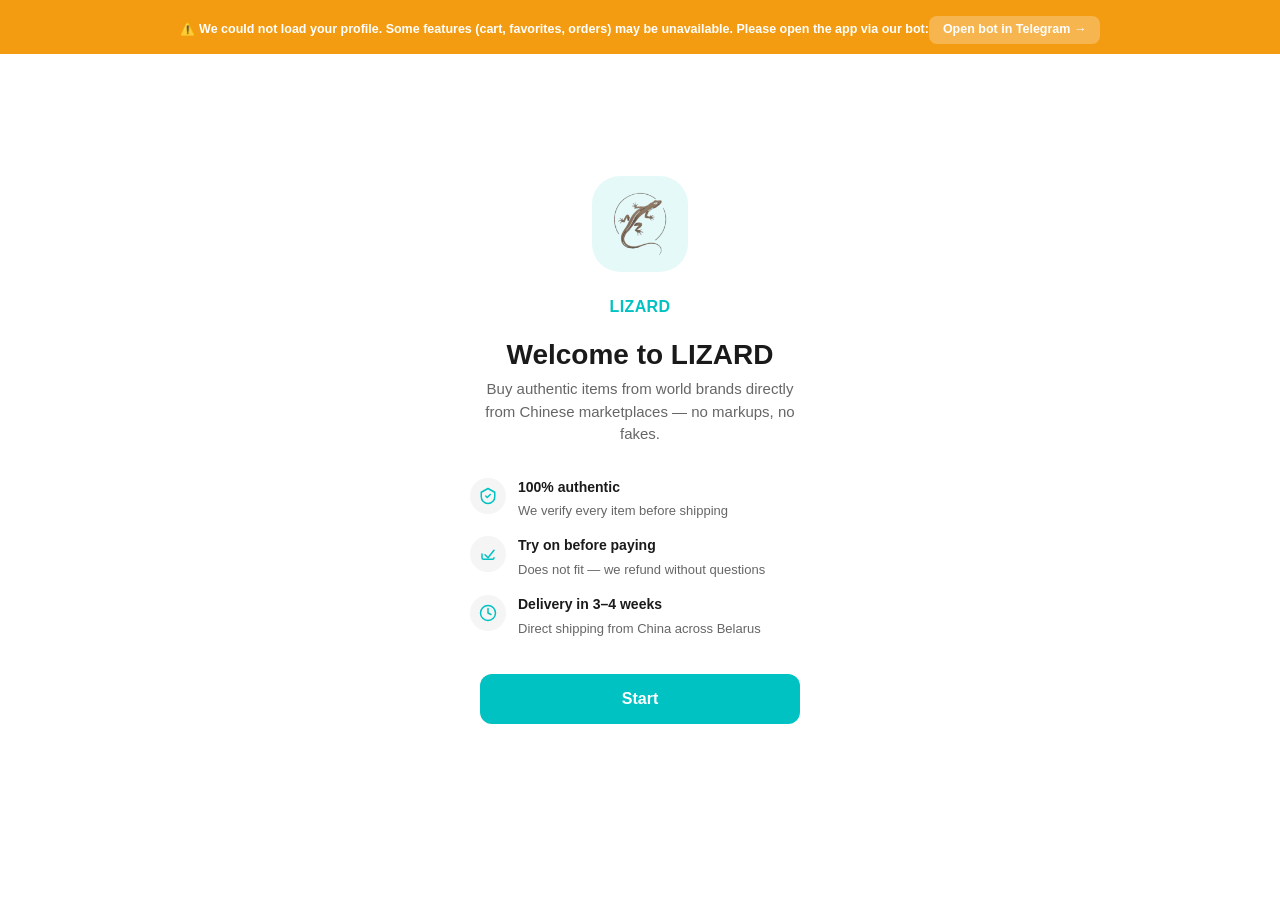
<file: index.html>
<!DOCTYPE html>
<html lang="ru">
<head>
<meta charset="UTF-8" />
<meta name="viewport" content="width=device-width, initial-scale=1.0, user-scalable=no, viewport-fit=cover" />
<title>Магазин</title>
<!-- Заранее устанавливаем соединение с Supabase, чтобы первый запрос данных был быстрее -->
<link rel="preconnect" href="https://nhnbprmyqqpwcofkaasi.supabase.co" crossorigin />
<link rel="dns-prefetch" href="https://nhnbprmyqqpwcofkaasi.supabase.co" />
<script src="https://telegram.org/js/telegram-web-app.js"></script>
<link rel="stylesheet" href="./styles.css?v=32" />
<style>
  /* Splash показывается мгновенно при загрузке (до styles.css и JS),
     чтобы пользователь не увидел «вспышку» главной до решения про онбординг.
     JS убирает его после того как определит, что показывать. */
  #appSplashInit {
    position: fixed; inset: 0; z-index: 10000;
    background: #ffffff;
    display: flex; align-items: center; justify-content: center;
  }
  @media (prefers-color-scheme: dark) { #appSplashInit { background: #0d0d0d; } }
  #appSplashInit img { width: 96px; height: 96px; object-fit: contain; animation: splashPulse 1.4s ease-in-out infinite; }
  @keyframes splashPulse { 0%,100% { opacity:.6; transform:scale(.97);} 50% { opacity:1; transform:scale(1.02);} }
  #appSplashInit.fade-out { opacity: 0; transition: opacity .2s; }
</style>
</head>
<body>

<!-- Splash: виден сразу, JS его уберёт после решения про онбординг/главную -->
<div id="appSplashInit"><img src="./assets/logo.png" alt="" /></div>

<!-- Индикатор отсутствия интернета (показывается через JS) -->
<div id="offlineBar" style="display:none"></div>
<div id="guestBar" style="display:none"></div>

<!-- Онбординг -->
<section class="page" id="page-onboarding">
  <div class="onb-logo" aria-hidden="true">
    <img src="./assets/logo.png" alt="LIZARD" />
  </div>
  <div class="onb-brand" data-i18n="appName">LIZARD</div>
  <h1 class="onb-title" data-i18n="onbTitle">Привет!</h1>
  <p class="onb-text" data-i18n="onbText">Покупай оригинальные товары мировых брендов напрямую с китайских маркетплейсов — без переплат и подделок.</p>
  <div class="onb-features">
    <div class="onb-feature">
      <div class="onb-feature-icon"><svg viewBox="0 0 24 24" fill="none" stroke="currentColor" stroke-width="2" stroke-linecap="round" stroke-linejoin="round"><path d="M12 2L3 7v6c0 5 4 9 9 9s9-4 9-9V7l-9-5z"/><path d="M9 12l2 2 4-4"/></svg></div>
      <div class="onb-feature-text"><strong data-i18n="onbF1Title">100% оригинал</strong><span data-i18n="onbF1Text">Проверяем подлинность каждой вещи перед отправкой</span></div>
    </div>
    <div class="onb-feature">
      <div class="onb-feature-icon"><svg viewBox="0 0 24 24" fill="none" stroke="currentColor" stroke-width="2" stroke-linecap="round" stroke-linejoin="round"><path d="M20 7l-8 10-4-4"/><path d="M4 12v5a2 2 0 0 0 2 2h12a2 2 0 0 0 2-2"/></svg></div>
      <div class="onb-feature-text"><strong data-i18n="onbF2Title">Примерка перед оплатой</strong><span data-i18n="onbF2Text">Не подошло — возвращаем деньги без вопросов</span></div>
    </div>
    <div class="onb-feature">
      <div class="onb-feature-icon"><svg viewBox="0 0 24 24" fill="none" stroke="currentColor" stroke-width="2" stroke-linecap="round" stroke-linejoin="round"><circle cx="12" cy="12" r="10"/><path d="M12 6v6l4 2"/></svg></div>
      <div class="onb-feature-text"><strong data-i18n="onbF3Title">Доставка 3–4 недели</strong><span data-i18n="onbF3Text">Прямые поставки из Китая по всей Беларуси</span></div>
    </div>
  </div>
  <button class="onb-btn" id="onbBtn" data-i18n="onbBtnLabel">Начать</button>
</section>

<!-- Шапка -->
<header class="app-header" id="appHeader">
  <div class="header-side"></div>
  <button class="header-logo" id="headerLogo" aria-label="Главная">
    <img src="./assets/logo.png" alt="LIZARD" />
  </button>
  <div class="header-actions">
    <button class="icon-btn" id="favBtn" aria-label="Favorites">
      <svg viewBox="0 0 24 24" fill="none" stroke="currentColor" stroke-width="2" stroke-linecap="round" stroke-linejoin="round"><path d="M20.84 4.61a5.5 5.5 0 0 0-7.78 0L12 5.67l-1.06-1.06a5.5 5.5 0 0 0-7.78 7.78l1.06 1.06L12 21.23l7.78-7.78 1.06-1.06a5.5 5.5 0 0 0 0-7.78z"/></svg>
      <span class="badge" id="favBadge" style="display:none">0</span>
    </button>
    <button class="icon-btn" id="cartBtn" aria-label="Cart">
      <svg viewBox="0 0 24 24" fill="none" stroke="currentColor" stroke-width="2" stroke-linecap="round" stroke-linejoin="round"><circle cx="9" cy="21" r="1"/><circle cx="20" cy="21" r="1"/><path d="M1 1h4l2.68 13.39a2 2 0 0 0 2 1.61h9.72a2 2 0 0 0 2-1.61L23 6H6"/></svg>
      <span class="badge" id="cartBadge" style="display:none">0</span>
    </button>
  </div>
</header>

<!-- Главная -->
<section class="page" id="page-home"></section>
<!-- Заказ (чат) -->
<section class="page" id="page-chat"></section>
<!-- В наличии -->
<section class="page" id="page-catalog"></section>
<!-- Избранное -->
<section class="page" id="page-favorites"></section>
<!-- Корзина -->
<section class="page" id="page-cart"></section>
<!-- Профиль -->
<section class="page" id="page-profile"></section>
<!-- История -->
<section class="page" id="page-history"></section>
<!-- Настройки -->
<section class="page" id="page-settings"></section>
<!-- Деталь товара -->
<section class="page" id="page-detail"></section>
<!-- Админка -->
<section class="page" id="page-admin"></section>

<!-- Нижняя навигация -->
<nav class="bottom-nav" id="bottomNav">
  <button class="nav-btn active" data-nav="home" aria-label="Home">
    <svg viewBox="0 0 24 24" fill="none" stroke="currentColor" stroke-width="2" stroke-linecap="round" stroke-linejoin="round"><path d="M3 9.5L12 3l9 6.5"/><path d="M5 10v10a1 1 0 0 0 1 1h12a1 1 0 0 0 1-1V10"/><path d="M9 21v-6h6v6"/></svg>
    <span data-i18n="navHome">Главная</span>
  </button>
  <button class="nav-btn" data-nav="chat" aria-label="Order">
    <svg viewBox="0 0 24 24" fill="none" stroke="currentColor" stroke-width="2" stroke-linecap="round" stroke-linejoin="round"><path d="M21 15a2 2 0 0 1-2 2H7l-4 4V5a2 2 0 0 1 2-2h14a2 2 0 0 1 2 2z"/></svg>
    <span data-i18n="navChat">Заказать</span>
  </button>
  <button class="nav-btn" data-nav="catalog" aria-label="Catalog">
    <svg viewBox="0 0 24 24" fill="none" stroke="currentColor" stroke-width="2" stroke-linecap="round" stroke-linejoin="round"><path d="M6 2L3 6v14a2 2 0 0 0 2 2h14a2 2 0 0 0 2-2V6l-3-4z"/><line x1="3" y1="6" x2="21" y2="6"/><path d="M16 10a4 4 0 0 1-8 0"/></svg>
    <span data-i18n="navCatalog">В наличии</span>
  </button>
  <button class="nav-btn" data-nav="profile" aria-label="Profile">
    <svg viewBox="0 0 24 24" fill="none" stroke="currentColor" stroke-width="2" stroke-linecap="round" stroke-linejoin="round"><path d="M20 21v-2a4 4 0 0 0-4-4H8a4 4 0 0 0-4 4v2"/><circle cx="12" cy="7" r="4"/></svg>
    <span data-i18n="navProfile">Профиль</span>
  </button>
</nav>

<!-- Лайтбокс -->
<div class="lightbox" id="lightbox" role="dialog" aria-modal="true">
  <div class="lightbox-header">
    <span class="lightbox-counter" id="lightboxCounter">1 / 1</span>
    <button class="lightbox-close" id="lightboxClose" aria-label="Close">
      <svg viewBox="0 0 24 24" fill="none" stroke="currentColor" stroke-width="2" stroke-linecap="round" stroke-linejoin="round"><line x1="18" y1="6" x2="6" y2="18"/><line x1="6" y1="6" x2="18" y2="18"/></svg>
    </button>
  </div>
  <div class="lightbox-stage" id="lightboxStage">
    <button class="lightbox-nav prev" id="lightboxPrev" aria-label="Previous">
      <svg viewBox="0 0 24 24" fill="none" stroke="currentColor" stroke-width="2.5" stroke-linecap="round" stroke-linejoin="round"><polyline points="15 18 9 12 15 6"/></svg>
    </button>
    <div class="lightbox-img-wrap" id="lightboxWrap">
      <img class="lightbox-img" id="lightboxImg" alt="">
    </div>
    <button class="lightbox-nav next" id="lightboxNext" aria-label="Next">
      <svg viewBox="0 0 24 24" fill="none" stroke="currentColor" stroke-width="2.5" stroke-linecap="round" stroke-linejoin="round"><polyline points="9 18 15 12 9 6"/></svg>
    </button>
  </div>
  <div class="lightbox-hint" data-i18n="lightboxHint">Двойной тап или щипок — приближение</div>
</div>

<div class="toast" id="toast"></div>
<div class="modal-backdrop" id="modal">
  <div class="modal">
    <div class="modal-icon" id="modalIcon">⚠️</div>
    <h3 id="modalTitle"></h3>
    <p id="modalText"></p>
    <div class="modal-actions" id="modalActions"></div>
  </div>
</div>

<script type="module" src="./js/app.js"></script>
</body>
</html>
</file>
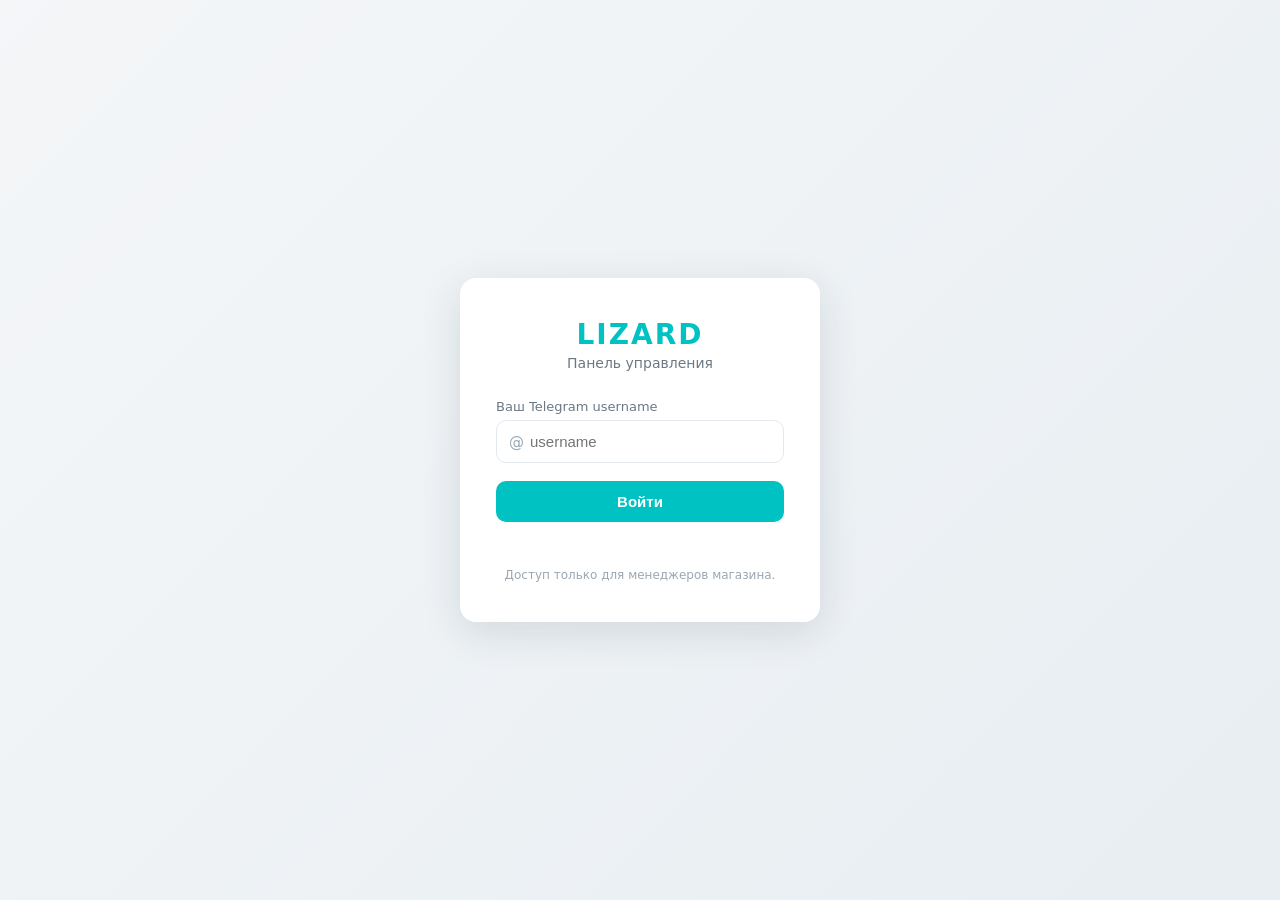
<file: dashboard/index.html>
<!DOCTYPE html>
<html lang="ru">
<head>
<meta charset="UTF-8" />
<meta name="viewport" content="width=device-width, initial-scale=1.0" />
<title>LIZARD · Панель управления</title>
<link rel="preconnect" href="https://nhnbprmyqqpwcofkaasi.supabase.co" crossorigin />
<link rel="stylesheet" href="styles.css?v=38" />
</head>
<body>

<!-- ЭКРАН ВХОДА -->
<div id="login" class="login-screen" style="display:none">
  <div class="login-card">
    <div class="login-logo">LIZARD</div>
    <div class="login-sub">Панель управления</div>
    <label class="login-label">Ваш Telegram username</label>
    <div class="login-input-wrap">
      <span class="login-at">@</span>
      <input type="text" id="loginUsername" placeholder="username" autocomplete="off" autocapitalize="off" spellcheck="false" />
    </div>
    <button class="login-btn" id="loginBtn">Войти</button>
    <div class="login-error" id="loginError"></div>
    <div class="login-hint">Доступ только для менеджеров магазина.</div>
  </div>
</div>

<!-- ОСНОВНОЕ ПРИЛОЖЕНИЕ -->
<div id="app" class="app" style="display:none">

  <!-- МОБИЛЬНЫЙ ХЕДЕР: одна шапка с навигацией для всех разделов.
       Виден только на ≤760px. На десктопе скрыт через CSS. -->
  <header class="mobile-topbar">
    <button class="mobile-menu-btn" id="mobileMenuBtn" aria-label="Меню">☰</button>
    <div class="mobile-nav-tabs">
      <button class="mobile-nav-tab active" data-section="orders">Заказы</button>
      <button class="mobile-nav-tab" data-section="customers">Клиенты</button>
      <button class="mobile-nav-tab" data-section="analytics">Аналитика</button>
      <button class="mobile-nav-tab" data-section="catalog">Каталог</button>
    </div>
    <button class="mobile-search-btn" id="mobileSearchBtn" aria-label="Поиск">🔍</button>
    <button class="health-indicator" id="healthIndicator" aria-label="Состояние сервисов" title="Состояние сервисов">
      <span class="health-dot" id="healthDot">⚪</span>
    </button>
  </header>

  <!-- DRAWER: выезжающее меню для мобилки. Скрыто на десктопе. -->
  <div class="mobile-drawer" id="mobileDrawer">
    <div class="mobile-drawer-backdrop" id="mobileDrawerBackdrop"></div>
    <aside class="mobile-drawer-panel">
      <div class="mobile-drawer-head">
        <div class="brand">LIZARD</div>
        <button class="mobile-drawer-close" id="mobileDrawerClose" aria-label="Закрыть">✕</button>
      </div>
      <div class="mobile-drawer-user">
        <span class="manager-name" id="managerNameMobile"></span>
      </div>
      <button class="duty-toggle" id="dutyBtnMobile" title="Дежурство">⚪ Загрузка…</button>
      <div class="mobile-drawer-menu">
        <button class="drawer-item" data-action="requisites"><span class="drawer-ic">💳</span><span>Реквизиты</span></button>
        <button class="drawer-item" data-action="templates"><span class="drawer-ic">📝</span><span>Шаблоны</span></button>
        <button class="drawer-item" data-action="managers" id="drawerManagers" style="display:none"><span class="drawer-ic">👥</span><span>Менеджеры</span></button>
        <button class="drawer-item" data-action="audit"><span class="drawer-ic">📋</span><span>Журнал действий</span></button>
        <button class="drawer-item" data-action="health"><span class="drawer-ic" id="drawerHealthIc">⚪</span><span>Состояние сервисов</span></button>
        <button class="drawer-item" data-action="help"><span class="drawer-ic">📖</span><span>Как это работает</span></button>
        <button class="drawer-item" data-action="theme"><span class="drawer-ic" id="drawerThemeIc">🌙</span><span id="drawerThemeLbl">Тёмная тема</span></button>
        <button class="drawer-item drawer-item-danger" data-action="logout"><span class="drawer-ic">🚪</span><span>Выйти</span></button>
      </div>
    </aside>
  </div>

  <!-- Боковая панель -->
  <aside class="sidebar">
    <div class="sidebar-head">
      <div class="brand">LIZARD</div>
      <div class="nav-tabs">
        <button class="nav-tab active" data-section="orders">Заказы</button>
        <button class="nav-tab" data-section="customers">Клиенты</button>
        <button class="nav-tab" data-section="analytics">Аналитика</button>
        <button class="nav-tab" data-section="catalog">Каталог</button>
      </div>
      <button class="global-search-btn" id="globalSearchBtn" title="Глобальный поиск (Ctrl+K)">🔍</button>
    </div>
    <div class="orders-side" id="ordersSide">
      <div class="orders-list" id="ordersList"></div>
    </div>
    <div class="catalog-side" id="catalogSide" style="display:none">
      <button class="catalog-add-btn" id="catalogAddBtn">+ Добавить товар</button>
      <input type="text" class="catalog-search" id="catalogSearch" placeholder="Поиск по названию или ID…" />
      <div class="catalog-side-list" id="catalogSideList"></div>
    </div>
    <div class="sidebar-foot">
      <span class="manager-name" id="managerName"></span>
      <button class="duty-toggle" id="dutyBtn" title="Дежурство — получать ли уведомления в Telegram-боте">⚪ Загрузка…</button>
      <div class="foot-actions">
        <button class="foot-btn" id="requisitesBtn" title="Реквизиты для оплаты">💳 Реквизиты</button>
        <button class="foot-btn" id="templatesBtn" title="Шаблоны ответов">📝 Шаблоны</button>
        <button class="foot-btn" id="managersBtn" title="Управление менеджерами" style="display:none">👥 Менеджеры</button>
        <button class="foot-btn" id="auditBtn" title="Журнал действий">📋 Журнал</button>
        <button class="foot-btn" id="helpBtn" title="Как это работает">📖 Помощь</button>
        <button class="foot-btn" id="healthBtn" title="Состояние сервисов"><span id="healthBtnDot">⚪</span> Сервисы</button>
        <button class="foot-btn" id="themeBtn" title="Переключить тему">🌙</button>
        <button class="logout-btn" id="logoutBtn" title="Выйти">Выйти</button>
      </div>
    </div>
  </aside>

  <!-- Главная область -->
  <main class="main">
    <!-- РАЗДЕЛ КАТАЛОГ -->
    <div class="section-catalog" id="sectionCatalog" style="display:none">
      <div class="catalog-empty" id="catalogEditorEmpty">
        <div class="chat-empty-icon">📦</div>
        <div class="chat-empty-text">Выберите товар слева или добавьте новый</div>
      </div>
      <div class="catalog-editor" id="catalogEditor" style="display:none"></div>
    </div>

    <!-- РАЗДЕЛ ЗАКАЗЫ -->
    <div class="section-orders" id="sectionOrders">
      <div class="catalog-empty" id="orderDetailEmpty">
        <div class="chat-empty-icon">🧾</div>
        <div class="chat-empty-text">Выберите заказ или обращение слева</div>
      </div>
      <div class="order-detail" id="orderDetail" style="display:none"></div>
    </div>

    <!-- РАЗДЕЛ КЛИЕНТЫ -->
    <div class="section-customers" id="sectionCustomers" style="display:none"></div>

    <!-- РАЗДЕЛ АНАЛИТИКА -->
    <div class="section-analytics" id="sectionAnalytics" style="display:none"></div>
  </main>
</div>

<script type="module" src="./js/app.js"></script>
</body>
</html>
</file>
<file: styles.css>
/* ========== Tokens / Theme ========== */
/* Дефолтные значения — то что увидит пользователь до загрузки JS (FOUC).
   После загрузки theme.js применяет настоящую палитру (LIGHT/DARK).
   Эти значения должны соответствовать POIZON-палитре LIGHT в theme.js. */
:root {
  --bg: #ffffff;
  --bg-secondary: #f5f5f5;
  --bg-tertiary: #ebebeb;
  --text: #1a1a1a;
  --text-secondary: #666666;
  --hint: #999999;
  --link: #01a8a9;
  --button: #01C2C3;
  --button-text: #ffffff;
  --button-hover: #01a8a9;
  --border: #e5e5e5;
  --danger: #e74c3c;
  --success: #2ecc71;
  --warning: #f39c12;
  --accent: #01C2C3;
  --accent-soft: rgba(1, 194, 195, 0.10);
  --brown: #1a1a1a;
  --brown-soft: rgba(26, 26, 26, 0.06);
  --chat-in: #f0f0f0;
  --chat-out: #01C2C3;
  --chat-out-text: #ffffff;
  --shadow: 0 1px 2px rgba(0,0,0,0.04), 0 4px 12px rgba(0,0,0,0.04);

  --radius: 12px;
  --radius-sm: 8px;
  --radius-lg: 16px;

  --header-h: 56px;
  --nav-h: calc(64px + env(safe-area-inset-bottom, 0px));
}

/* FOUC-prevention: если у пользователя системная тёмная тема, не показываем
   светлую палитру в момент загрузки. JS theme.js дальше всё равно применит
   правильную палитру через CSS-переменные. */
@media (prefers-color-scheme: dark) {
  :root {
    --bg: #0d0d0d;
    --bg-secondary: #1a1a1a;
    --bg-tertiary: #262626;
    --text: #f5f5f5;
    --text-secondary: #a8a8a8;
    --hint: #7a7a7a;
    --link: #33d4d5;
    --border: #2a2a2a;
    --accent-soft: rgba(1, 194, 195, 0.18);
    --brown: #f5f5f5;
    --brown-soft: rgba(245, 245, 245, 0.06);
    --chat-in: #262626;
  }
}

* { box-sizing: border-box; -webkit-tap-highlight-color: transparent; }

/* При смене темы делаем плавный переход цветов на ключевых элементах.
   Прибавляем класс theme-transition на html при applyTheme(), убираем через 400мс. */
html.theme-transition,
html.theme-transition *,
html.theme-transition *:before,
html.theme-transition *:after {
  transition: background-color 200ms ease, color 200ms ease, border-color 200ms ease, fill 200ms ease, stroke 200ms ease !important;
}

html, body {
  margin: 0; padding: 0;
  background: var(--bg); color: var(--text);
  font-family: -apple-system, BlinkMacSystemFont, "Segoe UI", Roboto, Helvetica, Arial, sans-serif;
  font-size: 15px; line-height: 1.4;
  -webkit-font-smoothing: antialiased;
  overscroll-behavior: none;
}
html, body { height: auto; min-height: 100%; }
body {
  min-height: 100%;
}
body.no-chrome { padding-bottom: 0; }
body.chat-mode {
  overflow: hidden;
  height: 100vh;
  height: 100dvh;
  padding-bottom: 0;
}
button { font-family: inherit; cursor: pointer; }
input, textarea, select { font-family: inherit; font-size: 15px; }
a { color: var(--link); text-decoration: none; }
img { display: block; max-width: 100%; }

/* ========== Header ========== */
.app-header {
  position: sticky; top: 0; z-index: 50;
  background: var(--bg);
  border-bottom: 1px solid var(--border);
  padding: 8px 12px;
  display: grid;
  grid-template-columns: 1fr auto 1fr;
  align-items: center;
  min-height: var(--header-h);
}
.app-header.hidden { display: none; }
.header-side { width: 0; }
.header-logo {
  background: none; border: none; padding: 0;
  display: flex; align-items: center; justify-content: center;
  cursor: pointer;
  height: 40px;
}
.header-logo img {
  height: 40px; width: auto;
  display: block;
  /* Логотип на прозрачном фоне — в тёмной теме светлый header, в светлой темный */
  object-fit: contain;
}
.header-logo svg { width: 32px; height: 32px; }
.header-actions {
  display: flex; gap: 6px; align-items: center; justify-self: end;
}
.icon-btn {
  background: var(--bg-secondary); border: none; color: var(--text);
  width: 36px; height: 36px; border-radius: 50%;
  display: flex; align-items: center; justify-content: center; padding: 0; position: relative;
}
.icon-btn svg { width: 19px; height: 19px; }
.icon-btn:active { background: var(--bg-tertiary); }
.badge {
  position: absolute; top: -2px; right: -2px;
  background: var(--danger); color: #fff;
  font-size: 10px; font-weight: 600;
  min-width: 16px; height: 16px; border-radius: 8px; padding: 0 4px;
  display: flex; align-items: center; justify-content: center;
  border: 2px solid var(--bg); box-sizing: content-box;
}

/* ========== Layout / Pages ========== */
/* Правка: нижний паддинг — на самой странице (не на body), так как в Telegram WebView
   на мобилке padding на body иногда обрезается viewport-логикой. Это надёжнее. */
.page { display: none; padding: 16px 16px calc(var(--nav-h) + 16px); max-width: 720px; margin: 0 auto; }
.page.active { display: block; animation: pageEnter 0.22s ease; }
@keyframes pageEnter {
  from { opacity: 0; transform: translateY(6px); }
  to   { opacity: 1; transform: translateY(0); }
}
/* Уважаем системную настройку «уменьшить движение» */
@media (prefers-reduced-motion: reduce) {
  .page.active { animation: none; }
}
.page h2 { font-size: 22px; font-weight: 700; margin: 0 0 8px 0; }
.page-sub { color: var(--text-secondary); margin: 0 0 20px 0; font-size: 14px; }

/* ========== Bottom Navigation ========== */
.bottom-nav {
  position: fixed; bottom: 0; left: 0; right: 0;
  background: var(--bg); border-top: 1px solid var(--border);
  display: grid; grid-template-columns: repeat(4, 1fr);
  padding: 6px 4px calc(6px + env(safe-area-inset-bottom, 0));
  z-index: 100;
}
.bottom-nav.hidden { display: none; }
.nav-btn {
  background: none; border: none; padding: 6px 4px;
  color: var(--text-secondary);
  display: flex; flex-direction: column; align-items: center; gap: 3px;
  border-radius: var(--radius-sm); transition: color 0.15s;
}
.nav-btn svg { width: 22px; height: 22px; }
.nav-btn .nav-logo {
  width: 24px; height: 24px;
  object-fit: contain;
  display: block;
  opacity: 0.55;        /* приглушаем когда вкладка не активна — как у обычных SVG в меню (color: var(--text-secondary) даёт серый) */
  transition: opacity 150ms;
}
.nav-btn.active .nav-logo { opacity: 1; }
.nav-btn span { font-size: 10.5px; font-weight: 500; }
.nav-btn.active { color: var(--accent); }

/* ========== Onboarding ========== */
#page-onboarding {
  display: none; padding: 0; max-width: none; margin: 0;
  min-height: 100vh; min-height: 100dvh;
  text-align: center; padding: 40px 24px;
  flex-direction: column; align-items: center; justify-content: center;
}
#page-onboarding.active { display: flex; }
.onb-logo {
  width: 96px; height: 96px;
  background: var(--accent-soft);
  border-radius: 28px;
  display: flex; align-items: center; justify-content: center;
  margin-bottom: 24px; color: var(--accent);
  overflow: hidden;
}
.onb-logo svg { width: 56px; height: 56px; }
.onb-logo img { width: 72px; height: 72px; object-fit: contain; }
.onb-title { font-size: 28px; font-weight: 700; margin: 0 0 6px; line-height: 1.2; color: var(--brown); }
.onb-brand { font-size: 16px; color: var(--accent); font-weight: 600; margin: 0 0 20px; letter-spacing: 0.4px; }
.onb-text { color: var(--text-secondary); font-size: 15px; line-height: 1.5; margin: 0 0 32px; max-width: 320px; }
.onb-features { display: flex; flex-direction: column; gap: 16px; margin-bottom: 36px; width: 100%; max-width: 340px; text-align: left; }
.onb-feature { display: flex; gap: 12px; align-items: flex-start; }
.onb-feature-icon {
  flex-shrink: 0; width: 36px; height: 36px;
  background: var(--bg-secondary); border-radius: 50%;
  display: flex; align-items: center; justify-content: center;
  color: var(--accent);
}
.onb-feature-icon svg { width: 18px; height: 18px; }
.onb-feature-text { flex: 1; }
.onb-feature-text strong { display: block; font-size: 14px; font-weight: 600; margin-bottom: 2px; color: var(--brown); }
.onb-feature-text span { color: var(--text-secondary); font-size: 13px; }
.onb-btn {
  width: 100%; max-width: 320px;
  background: var(--button); color: var(--button-text);
  border: none; padding: 16px; border-radius: var(--radius);
  font-size: 16px; font-weight: 600;
}
.onb-btn:active { opacity: 0.85; }

/* ========== Home (one-screen layout) ========== */
#page-home.page { padding-bottom: var(--nav-h); }

.home-screen {
  display: flex;
  flex-direction: column;
  gap: 16px;
  min-height: calc(100dvh - var(--header-h) - var(--nav-h) - 32px);
  padding: 4px 0 8px;
}

.home-top {
  text-align: center;
  flex-shrink: 0;
}
.home-title {
  margin: 0 0 6px;
  font-size: 19px; font-weight: 700; line-height: 1.25;
  color: var(--text);
  letter-spacing: -0.3px;
}
.home-subtitle {
  margin: 0;
  font-size: 13px; color: var(--text-secondary);
  line-height: 1.4;
}

/* ========== Партнёрские маркетплейсы ========== */
.home-partners {
  display: flex; flex-direction: column; gap: 6px;
  flex-shrink: 0;
}
.partner-big, .partner-small {
  position: relative;
  border-radius: var(--radius-sm);
  display: flex; align-items: center; justify-content: center;
  overflow: hidden;
}

/* Большая карточка POIZON.
   aspect-ratio 2.5/1 точно повторяет пропорции логотипа (1700×700 ≈ 2.43,
   2.5 близко). object-fit: cover заполняет всю карточку без чёрных полей.
   Если твой логотип другого соотношения — поменяй aspect-ratio под него:
   например для 1700×700 точное значение 1700/700 = 2.428 → aspect-ratio: 1700/700 */
.partner-big { aspect-ratio: 1700 / 700; }
.partner-big img {
  width: 100%; height: 100%;
  object-fit: cover;
  display: block;
}

.partner-row {
  display: grid; grid-template-columns: 1fr 1fr; gap: 6px;
}
/* Маленькие карточки. aspect-ratio 400/170 ≈ 2.35 под рекомендованный размер.
   Под свои логотипы подставь их соотношение: ширина/высота. */
.partner-small { aspect-ratio: 400 / 170; }
.partner-small img {
  width: 100%; height: 100%;
  object-fit: cover;
  display: block;
}

/* Цветной фон карточек — виден только пока картинка не загрузилась
   или если её нет (fallback). Под загруженной картинкой его не видно. */
.partner-big  { background: #0d0d0d; }
.partner-pdd  { background: #d92e2e; color: #fff; }
.partner-tb   { background: #ff6a00; color: #fff; }

/* Текстовый фолбэк — показывается только если img не загрузился (см. onerror) */
.partner-fallback {
  display: none;
  font-weight: 700;
  font-size: 22px;
  color: #fff;
  letter-spacing: 0.5px;
  text-align: center;
  line-height: 1.1;
}
.partner-big .partner-fallback { font-size: 36px; letter-spacing: 1px; }
.partner-small.partner-pdd .partner-fallback { font-size: 26px; }
.partner-small.partner-tb .partner-fallback { font-size: 18px; }
.partner-big.no-img .partner-fallback,
.partner-small.no-img .partner-fallback { display: block; }

/* ========== Преимущества ========== */
.home-features {
  list-style: none;
  padding: 0; margin: 0;
  display: flex; flex-direction: column; gap: 8px;
  flex-shrink: 0;
}
.home-features li {
  display: flex; align-items: center; gap: 12px;
  padding: 10px 12px;
  background: var(--bg-secondary);
  border-radius: var(--radius-sm);
}
.home-feature-icon {
  width: 32px; height: 32px;
  border-radius: 9px;
  background: var(--accent-soft);
  color: var(--accent);
  display: flex; align-items: center; justify-content: center;
  flex-shrink: 0;
}
.home-feature-icon svg { width: 18px; height: 18px; }
.home-feature-text { flex: 1; min-width: 0; }
.home-feature-title {
  font-size: 14px; font-weight: 600; color: var(--text);
  line-height: 1.2;
  margin-bottom: 1px;
}
.home-feature-sub {
  font-size: 12px; color: var(--text-secondary);
  line-height: 1.3;
}

/* ========== Низ: CTA + ссылка-fallback ========== */
.home-bottom {
  margin-top: auto;   /* прижимаем к низу экрана */
  flex-shrink: 0;
}
.home-cta-btn {
  width: 100%;
  background: var(--button); color: var(--button-text);
  border: none; padding: 14px; border-radius: var(--radius);
  font-size: 16px; font-weight: 700;
  letter-spacing: -0.2px;
  cursor: pointer;
  box-shadow: 0 2px 10px rgba(1, 194, 195, 0.25);
}
.home-cta-btn:active { opacity: 0.85; transform: scale(0.99); }

.home-instock-link {
  display: flex;
  align-items: center; justify-content: center;
  flex-wrap: wrap;
  gap: 4px;
  margin-top: 10px;
  padding: 4px 0;
  text-align: center;
  font-size: 13px;
  cursor: pointer;
}
.home-instock-link .home-instock-text { color: var(--text-secondary); }
.home-instock-link .home-instock-action { color: var(--accent); font-weight: 600; }
.home-instock-link:active { opacity: 0.7; }

.section-header { display: flex; align-items: center; justify-content: space-between; margin: 0 0 12px; }
.section-header h3 { font-size: 17px; font-weight: 700; margin: 0; color: var(--brown); }

/* ========== Search ========== */
.search-bar { position: relative; margin-bottom: 14px; }
.search-bar input {
  width: 100%;
  padding: 11px 38px 11px 38px;
  background: var(--bg-secondary);
  border: 1px solid transparent;
  border-radius: var(--radius);
  color: var(--text);
  outline: none;
}
.search-bar input:focus { border-color: var(--accent); background: var(--bg); }
.search-bar .search-icon {
  position: absolute; left: 12px; top: 50%; transform: translateY(-50%);
  width: 16px; height: 16px; color: var(--hint); pointer-events: none;
}
.search-clear {
  position: absolute; right: 8px; top: 50%; transform: translateY(-50%);
  background: var(--bg-tertiary); border: none;
  width: 24px; height: 24px; border-radius: 50%;
  display: none; align-items: center; justify-content: center;
  color: var(--text-secondary); padding: 0;
}
.search-clear.show { display: flex; }
.search-clear svg { width: 12px; height: 12px; }

/* ========== Product Cards ========== */
.products-grid { display: grid; grid-template-columns: repeat(2, 1fr); gap: 12px; }
.product-card {
  background: var(--bg-secondary); border-radius: var(--radius);
  overflow: hidden; cursor: pointer; position: relative;
}
.product-card-media {
  position: relative;
  width: 100%; aspect-ratio: 1;
  background: var(--bg-tertiary);
  overflow: hidden;
}
.product-card-track {
  display: flex;
  height: 100%;
  transition: transform 0.3s ease-out;
  will-change: transform;
}
.product-card-track.dragging { transition: none; }
.product-card-slide {
  flex: 0 0 100%;
  height: 100%;
}
.product-card-slide img {
  width: 100%; height: 100%; object-fit: cover;
  user-select: none; -webkit-user-drag: none; pointer-events: none;
}
.product-card-dots {
  position: absolute; bottom: 6px; left: 50%; transform: translateX(-50%);
  display: flex; gap: 4px;
  background: rgba(0,0,0,0.3);
  padding: 3px 6px; border-radius: 10px;
}
.product-card-dots.hidden { display: none; }
.product-card-dots .dot {
  width: 4px; height: 4px; border-radius: 50%;
  background: rgba(255,255,255,0.5);
}
.product-card-dots .dot.active { background: #fff; width: 12px; border-radius: 2px; }

.product-card-fav {
  position: absolute; top: 8px; right: 8px;
  background: rgba(255,255,255,0.9);
  backdrop-filter: blur(6px); -webkit-backdrop-filter: blur(6px);
  border: none; width: 32px; height: 32px; border-radius: 50%;
  display: flex; align-items: center; justify-content: center; padding: 0;
  z-index: 2;
}
.product-card-fav svg { width: 18px; height: 18px; color: #333; }
.product-card-fav.active svg { color: var(--danger); fill: var(--danger); }

/* Плашка товара (Топ/Хит/etc) поверх картинки в левом верхнем углу */
.product-badge {
  position: absolute; top: 8px; left: 8px;
  z-index: 2;
  font-size: 11px; font-weight: 700;
  letter-spacing: 0.3px;
  padding: 3px 8px;
  border-radius: 6px;
  text-transform: uppercase;
  box-shadow: 0 1px 4px rgba(0,0,0,0.15);
  max-width: calc(100% - 52px);
  overflow: hidden; text-overflow: ellipsis; white-space: nowrap;
}
/* Плашка на детальной странице — крупнее */
.detail-badge {
  display: inline-block;
  font-size: 12px; font-weight: 700;
  letter-spacing: 0.3px;
  padding: 4px 10px;
  border-radius: 7px;
  text-transform: uppercase;
  margin-bottom: 8px;
}
.product-card-info { padding: 10px 12px 12px; }
.product-card-name {
  font-size: 13.5px; font-weight: 500; line-height: 1.35;
  margin: 0 0 6px; overflow: hidden;
  display: -webkit-box; -webkit-line-clamp: 2; -webkit-box-orient: vertical;
  min-height: 36px;
}
.product-card-price { font-size: 14.5px; font-weight: 600; color: var(--brown); }

/* ========== Chat ========== */
#page-chat {
  display: none;
  padding: 0; max-width: 720px; margin: 0 auto;
  height: calc(100vh - var(--header-h) - var(--nav-h));
  height: calc(100dvh - var(--header-h) - var(--nav-h));
  flex-direction: column;
}
#page-chat.active { display: flex; }

/* Шапка чата — аватар менеджера + статус «онлайн» */
.chat-topbar {
  display: flex;
  align-items: center;
  gap: 12px;
  padding: 10px 16px;
  border-bottom: 1px solid var(--border);
  background: var(--bg);
  flex-shrink: 0;
}
.chat-topbar-avatar {
  position: relative;
  width: 42px; height: 42px;
  border-radius: 50%;
  background: var(--bg-secondary);
  display: flex; align-items: center; justify-content: center;
  overflow: visible;
  font-size: 20px;
}
.chat-topbar-avatar img {
  width: 100%; height: 100%;
  border-radius: 50%;
  object-fit: cover;
}
.chat-online-dot {
  position: absolute;
  right: 0; bottom: 0;
  width: 11px; height: 11px;
  border-radius: 50%;
  background: #2ecc71;
  border: 2px solid var(--bg);
}
.chat-topbar-name { font-size: 15px; font-weight: 600; color: var(--text); }
.chat-topbar-status { font-size: 12px; color: var(--text-secondary); margin-top: 1px; }

.chat-scroll {
  flex: 1 1 auto; overflow-y: auto;
  padding: 16px 16px 12px;
  min-height: 0;
  overscroll-behavior: contain;
  -webkit-overflow-scrolling: touch;
}
.chat-day {
  text-align: center; font-size: 12px;
  color: var(--text-secondary);
  margin: 0 0 16px; font-weight: 500;
}
.chat-msg { display: flex; margin-bottom: 8px; max-width: 85%; }
.chat-msg.in { justify-content: flex-start; margin-right: auto; }
.chat-msg.out { justify-content: flex-end; margin-left: auto; }
.chat-bubble {
  padding: 9px 13px; border-radius: 18px;
  font-size: 15px; line-height: 1.4;
  word-wrap: break-word; white-space: pre-wrap;
  box-shadow: 0 1px 1px rgba(92,58,30,0.04);
}
.chat-msg.in .chat-bubble {
  background: var(--chat-in); color: var(--text);
  border-bottom-left-radius: 6px;
}
.chat-msg.out .chat-bubble {
  background: var(--chat-out); color: var(--chat-out-text);
  border-bottom-right-radius: 6px;
}
.chat-bubble-photos {
  display: grid; grid-template-columns: repeat(2, 90px); gap: 3px;
  border-radius: 14px; overflow: hidden; margin-bottom: 4px;
}
.chat-bubble-photos.one { grid-template-columns: 180px; }
.chat-bubble-photos img { width: 100%; aspect-ratio: 1; object-fit: cover; background: var(--bg-tertiary); }
.chat-bubble-files { display: flex; flex-direction: column; gap: 4px; margin-bottom: 4px; }
.chat-bubble-file {
  display: flex; align-items: center; gap: 8px;
  padding: 6px 8px; background: rgba(255,255,255,0.15);
  border-radius: 8px; font-size: 13px;
}
.chat-msg.in .chat-bubble-file { background: rgba(0,0,0,0.05); }
.chat-bubble-file svg { width: 18px; height: 18px; flex-shrink: 0; }
.chat-bubble-file-name { overflow: hidden; text-overflow: ellipsis; white-space: nowrap; }

.chat-composer {
  flex-shrink: 0; background: var(--bg);
  border-top: 1px solid var(--border);
  padding: 8px 12px;
}
.chat-attached { display: flex; flex-wrap: wrap; gap: 8px; padding: 0 0 8px 0; }
.chat-attached:empty { display: none; }
.chat-attached-item {
  position: relative; width: 60px; height: 60px;
  border-radius: 8px; overflow: hidden; background: var(--bg-tertiary);
}
.chat-attached-item img { width: 100%; height: 100%; object-fit: cover; }
.chat-attached-item .file-tile {
  width: 100%; height: 100%;
  display: flex; align-items: center; justify-content: center;
  flex-direction: column; gap: 2px;
  font-size: 9px; color: var(--text-secondary);
  padding: 4px; text-align: center; word-break: break-all;
}
.chat-attached-item .file-tile svg { width: 18px; height: 18px; }
.chat-attached-item button {
  position: absolute; top: 2px; right: 2px;
  background: rgba(0,0,0,0.7); color: #fff; border: none;
  width: 18px; height: 18px; border-radius: 50%;
  font-size: 12px; line-height: 1; padding: 0;
  display: flex; align-items: center; justify-content: center;
}
.chat-file-hint {
  background: rgba(217, 119, 6, 0.1);
  border-left: 3px solid var(--warning);
  color: var(--text);
  padding: 8px 12px; margin: 0 0 8px;
  border-radius: var(--radius-sm);
  font-size: 12.5px; line-height: 1.4;
}
.chat-file-hint:not(.show) { display: none; }
.chat-input-row { display: flex; align-items: flex-end; gap: 6px; }
.chat-input-icon-btn {
  flex-shrink: 0; width: 36px; height: 36px;
  border-radius: 50%;
  background: none; border: none;
  color: var(--text-secondary);
  display: flex; align-items: center; justify-content: center; padding: 0;
}
.chat-input-icon-btn:active { background: var(--bg-secondary); }
.chat-input-icon-btn svg { width: 22px; height: 22px; }
.chat-input-icon-btn input[type="file"] { display: none; }
.chat-input-icon-btn.send { color: var(--accent); }
.chat-input-icon-btn.send:disabled { color: var(--hint); opacity: 0.5; }
.chat-input-field {
  flex: 1;
  background: var(--bg-secondary);
  border-radius: 18px;
  padding: 8px 14px;
  min-height: 36px;
  display: flex; align-items: center;
}
.chat-input-field textarea {
  width: 100%;
  border: none; background: transparent; color: var(--text);
  resize: none; outline: none;
  font-size: 15px; line-height: 1.4;
  padding: 0; max-height: 100px; overflow-y: auto;
}

/* Фейк-поле для псевдо-чата: тап открывает чат с ботом. Курсор не показываем. */
.chat-input-row-fake { cursor: pointer; }
.chat-input-row-fake:active { opacity: 0.7; }
/* Фирменная обводка + мягкое пульсирующее свечение — подсказка «жми сюда».
   box-shadow не влияет на размер, поэтому не закрывает соседние элементы. */
.chat-input-row-fake .chat-input-field {
  border: 2px solid var(--accent);
  animation: composerGlow 1.6s ease-in-out infinite;
}
@keyframes composerGlow {
  0%, 100% { box-shadow: 0 0 0 0 rgba(1, 194, 195, 0.15); }
  50%      { box-shadow: 0 0 14px 3px rgba(1, 194, 195, 0.55); }
}
@media (prefers-reduced-motion: reduce) {
  .chat-input-row-fake .chat-input-field { animation: none; box-shadow: 0 0 10px 2px rgba(1,194,195,0.4); }
}
.chat-input-field-fake {
  color: var(--hint);
  user-select: none;
  -webkit-user-select: none;
  font-size: 15px;
}

/* ========== Detail ========== */
.product-carousel {
  position: relative; width: 100%; aspect-ratio: 1;
  background: var(--bg-secondary);
  border-radius: var(--radius);
  overflow: hidden; margin-bottom: 16px;
}
.carousel-track {
  display: flex; height: 100%;
  transition: transform 0.3s ease-out;
  will-change: transform;
}
.carousel-track.dragging { transition: none; }
.carousel-slide {
  flex: 0 0 100%; height: 100%;
  display: flex; align-items: center; justify-content: center;
  cursor: zoom-in;
}
.carousel-slide img {
  width: 100%; height: 100%;
  object-fit: cover;
  user-select: none; -webkit-user-drag: none; pointer-events: none;
}
.carousel-dots {
  position: absolute; bottom: 8px; left: 50%; transform: translateX(-50%);
  display: flex; gap: 6px;
  background: rgba(0,0,0,0.25);
  padding: 5px 8px; border-radius: 12px;
  backdrop-filter: blur(4px); -webkit-backdrop-filter: blur(4px);
}
.carousel-dots.hidden { display: none; }
.carousel-dot {
  width: 6px; height: 6px; border-radius: 50%;
  background: rgba(255,255,255,0.5);
  transition: background 0.15s, width 0.15s;
}
.carousel-dot.active { background: #fff; width: 18px; border-radius: 3px; }
.carousel-counter {
  position: absolute; top: 8px; right: 8px;
  background: rgba(0,0,0,0.4); color: #fff;
  padding: 3px 8px; border-radius: 10px;
  font-size: 12px; font-weight: 500;
  backdrop-filter: blur(4px); -webkit-backdrop-filter: blur(4px);
}
.carousel-counter.hidden { display: none; }

.product-detail-name { font-size: 20px; font-weight: 600; margin: 0 0 6px; color: var(--brown); }
.product-detail-price { font-size: 22px; font-weight: 700; margin: 0 0 4px; color: var(--brown); }
.product-detail-desc {
  color: var(--text-secondary); margin: 0 0 16px;
  font-size: 14px; line-height: 1.5; white-space: pre-wrap;
}
.product-section { margin: 20px 0; }
.product-section h4 { font-size: 15px; font-weight: 600; margin: 0 0 10px; color: var(--brown); }

.size-picker {
  display: grid;
  grid-template-columns: repeat(auto-fill, minmax(60px, 1fr));
  gap: 8px;
}
.size-cell {
  background: var(--bg-secondary);
  padding: 12px 8px; border-radius: var(--radius-sm);
  text-align: center;
  font-size: 14px; font-weight: 500;
  border: 2px solid transparent;
  transition: all 0.15s; cursor: pointer;
}
.size-cell.selected {
  background: var(--accent); color: var(--button-text);
  border-color: var(--accent);
}
.size-cell.unavailable,
.size-cell.sold-out {
  opacity: 0.4; cursor: not-allowed;
  text-decoration: line-through;
}

/* Редактор размеров с остатками в админке */
.size-stock-editor { display: flex; flex-direction: column; gap: 8px; margin-bottom: 8px; }
.size-stock-row { display: flex; gap: 8px; align-items: center; }
.size-stock-name { flex: 2; }
.size-stock-qty { flex: 1; }
.size-stock-del {
  background: none; border: none; padding: 6px;
  color: var(--danger); cursor: pointer;
  display: flex; align-items: center; justify-content: center;
}
.size-stock-del svg { width: 18px; height: 18px; }
.size-ask-btn {
  width: 100%; background: none;
  border: 1px dashed var(--border);
  color: var(--text-secondary);
  padding: 10px; border-radius: var(--radius-sm);
  font-size: 13px; margin-top: 10px;
  display: flex; align-items: center; justify-content: center; gap: 6px;
}
.size-ask-btn svg { width: 14px; height: 14px; }
.size-ask-btn:active { background: var(--bg-secondary); }

.detail-actions { display: flex; gap: 10px; margin-top: 20px; }
.detail-actions .primary-btn { margin: 0; flex: 1; }
.detail-fav-btn {
  width: 50px; background: var(--bg-secondary); border: none;
  border-radius: var(--radius);
  display: flex; align-items: center; justify-content: center; color: var(--text);
}
.detail-fav-btn svg { width: 22px; height: 22px; }
.detail-fav-btn.active svg { color: var(--danger); fill: var(--danger); }

/* ========== Buttons ========== */
.primary-btn {
  width: 100%; background: var(--button); color: var(--button-text);
  border: none; padding: 14px; border-radius: var(--radius);
  font-size: 15px; font-weight: 600; margin-top: 16px;
  transition: opacity 0.15s;
}
.primary-btn:active { opacity: 0.8; }
.primary-btn:disabled { opacity: 0.5; cursor: not-allowed; }
.secondary-btn {
  width: 100%; background: var(--bg-secondary); color: var(--text);
  border: none; padding: 12px; border-radius: var(--radius);
  font-size: 14px; font-weight: 500;
}
.danger-btn {
  width: 100%;
  background: rgba(176, 58, 46, 0.08);
  color: var(--danger);
  border: none; padding: 12px; border-radius: var(--radius);
  font-size: 14px; font-weight: 500;
}

/* ========== Lightbox ========== */
.lightbox {
  position: fixed; inset: 0;
  background: #000;
  z-index: 300;
  display: none;
  flex-direction: column;
  touch-action: none;
}
.lightbox.show { display: flex; }
.lightbox-header {
  flex-shrink: 0;
  display: flex; align-items: center; justify-content: space-between;
  padding: 12px 16px;
  padding-top: calc(12px + env(safe-area-inset-top, 0));
  color: #fff;
  background: linear-gradient(180deg, rgba(0,0,0,0.5) 0%, transparent 100%);
  position: absolute; top: 0; left: 0; right: 0; z-index: 2;
}
.lightbox-counter { font-size: 14px; font-weight: 500; }
.lightbox-close {
  background: rgba(255,255,255,0.15);
  color: #fff; border: none;
  width: 36px; height: 36px; border-radius: 50%;
  display: flex; align-items: center; justify-content: center; padding: 0;
}
.lightbox-close svg { width: 20px; height: 20px; }
.lightbox-stage {
  flex: 1; min-height: 0;
  overflow: hidden;
  position: relative;
  display: flex; align-items: center; justify-content: center;
}
.lightbox-img-wrap {
  width: 100%; height: 100%;
  display: flex; align-items: center; justify-content: center;
  touch-action: none;
  overflow: hidden;
}
.lightbox-img {
  max-width: 100%; max-height: 100%;
  transform-origin: 0 0;
  user-select: none; -webkit-user-drag: none;
  will-change: transform;
}
.lightbox-nav {
  position: absolute;
  top: 50%; transform: translateY(-50%);
  background: rgba(0,0,0,0.4); color: #fff; border: none;
  width: 40px; height: 40px; border-radius: 50%;
  display: flex; align-items: center; justify-content: center; padding: 0;
  z-index: 2;
}
.lightbox-nav.prev { left: 12px; }
.lightbox-nav.next { right: 12px; }
.lightbox-nav svg { width: 22px; height: 22px; }
.lightbox-nav:disabled { opacity: 0; pointer-events: none; }
.lightbox-hint {
  position: absolute;
  bottom: 16px; left: 50%; transform: translateX(-50%);
  color: rgba(255,255,255,0.7);
  font-size: 12px;
  padding-bottom: env(safe-area-inset-bottom, 0);
}

/* ========== Cart / Favorites ========== */
.cart-item {
  display: flex; gap: 12px; padding: 12px;
  background: var(--bg-secondary); border-radius: var(--radius);
  margin-bottom: 10px; align-items: center;
}
.cart-item img {
  width: 64px; height: 64px; border-radius: var(--radius-sm);
  object-fit: cover; background: var(--bg-tertiary); flex-shrink: 0;
}
.cart-item-info { flex: 1; min-width: 0; }
.cart-item-name {
  font-size: 14px; font-weight: 500; margin: 0 0 4px; overflow: hidden;
  display: -webkit-box; -webkit-line-clamp: 2; -webkit-box-orient: vertical;
}
.cart-item-size {
  display: inline-block;
  font-size: 11px; font-weight: 600;
  background: var(--bg-tertiary);
  color: var(--text-secondary);
  padding: 2px 6px; border-radius: 4px; margin-bottom: 4px;
}
.cart-item-price { font-size: 14px; font-weight: 600; color: var(--brown); }
.cart-item-clickable { cursor: pointer; }
.cart-item-clickable:active { opacity: 0.7; }
.cart-item-controls { display: flex; align-items: center; gap: 6px; margin-top: 6px; }
.qty-btn {
  width: 26px; height: 26px; border-radius: 50%;
  border: 1px solid var(--border); background: var(--bg); color: var(--text);
  font-size: 16px; line-height: 1; padding: 0;
  display: flex; align-items: center; justify-content: center;
}
.qty-val { font-size: 14px; font-weight: 500; min-width: 20px; text-align: center; }
.remove-btn { background: none; border: none; color: var(--danger); padding: 4px; margin-left: auto; }
.remove-btn svg { width: 18px; height: 18px; }
.cart-total {
  background: var(--bg-secondary); padding: 16px; border-radius: var(--radius);
  margin-top: 16px; display: flex; justify-content: space-between; align-items: center;
}
.cart-total-label { color: var(--text-secondary); font-size: 14px; }
.cart-total-val { font-size: 20px; font-weight: 700; color: var(--brown); }

/* В избранном — карточка с размером */
.fav-with-size {
  position: relative;
}
.fav-with-size .product-card-size {
  position: absolute;
  bottom: 8px; left: 8px;
  background: rgba(255,255,255,0.92);
  color: #2b2b2b;   /* фон всегда белый, поэтому текст всегда тёмный — не зависит от темы */
  font-size: 11px; font-weight: 600;
  padding: 3px 7px; border-radius: 6px;
  backdrop-filter: blur(4px); -webkit-backdrop-filter: blur(4px);
  z-index: 2;
}

/* ========== Profile ========== */
.profile-header {
  display: flex; align-items: center; gap: 14px;
  padding: 16px;
  background: var(--bg-secondary);
  border-radius: var(--radius);
  margin-bottom: 16px;
}
.profile-avatar {
  width: 56px; height: 56px; border-radius: 50%;
  background: var(--accent); color: #fff;
  display: flex; align-items: center; justify-content: center;
  font-size: 22px; font-weight: 600;
  flex-shrink: 0; overflow: hidden;
  background-position: center; background-size: cover;
}
.profile-avatar.has-photo { background-color: var(--bg-tertiary); }
.profile-avatar.has-photo .avatar-letter { display: none; }
.profile-info { flex: 1; min-width: 0; }
.profile-name { font-size: 17px; font-weight: 600; overflow: hidden; text-overflow: ellipsis; white-space: nowrap; color: var(--brown); }
.profile-username { font-size: 13px; color: var(--text-secondary); overflow: hidden; text-overflow: ellipsis; white-space: nowrap; }

.settings-group { background: var(--bg-secondary); border-radius: var(--radius); overflow: hidden; }
.settings-row {
  display: flex; align-items: center; justify-content: space-between;
  padding: 14px 16px; border-bottom: 1px solid var(--border); gap: 12px;
}
.settings-row:last-child { border-bottom: none; }
.settings-row-label { font-size: 15px; font-weight: 500; }
.settings-row-sub { font-size: 12px; color: var(--text-secondary); margin-top: 2px; }
.settings-row-icon {
  flex-shrink: 0;
  width: 36px; height: 36px;
  border-radius: 50%;
  background: var(--bg);
  display: flex; align-items: center; justify-content: center;
  color: var(--accent);
}
.settings-row-icon svg { width: 18px; height: 18px; }
.settings-row-content { flex: 1; min-width: 0; display: flex; align-items: center; gap: 12px; }
.settings-select {
  background: var(--bg); color: var(--text); border: 1px solid var(--border);
  border-radius: var(--radius-sm); padding: 8px 10px; font-size: 14px;
}
.settings-row.clickable { cursor: pointer; }
.chevron { flex-shrink: 0; color: var(--hint); }
.chevron svg { width: 16px; height: 16px; }

/* ========== History ========== */
.history-item {
  background: var(--bg-secondary); border-radius: var(--radius);
  padding: 14px; margin-bottom: 10px;
}
.history-item-head { display: flex; justify-content: space-between; align-items: flex-start; margin-bottom: 8px; gap: 8px; }
.history-type { font-size: 13px; font-weight: 600; padding: 3px 8px; border-radius: 8px; display: inline-block; }
.history-type.request { background: var(--accent-soft); color: var(--accent); }
.history-type.inquiry { background: var(--accent-soft); color: var(--accent); }
.history-type.order { background: rgba(1, 194, 195, 0.14); color: var(--accent); }
.history-date { font-size: 12px; color: var(--hint); white-space: nowrap; }
.history-body { font-size: 14px; color: var(--text); line-height: 1.4; word-wrap: break-word; }
.history-body .label {
  font-weight: 600; color: var(--text-secondary); font-size: 12px;
  text-transform: uppercase; letter-spacing: 0.4px;
  display: block; margin-top: 6px;
}
.history-total-line { margin-top: 6px; font-weight: 600; color: var(--brown); }
.history-status-badge {
  display: inline-block;
  font-size: 11px; font-weight: 600;
  padding: 2px 7px;
  border-radius: 5px;
  margin-left: 6px;
  vertical-align: middle;
  text-transform: uppercase;
  letter-spacing: 0.3px;
}
/* Статусы заказа (воронка выкупа): нейтральные/в работе/успех/отмена */
.status-new              { background: var(--bg-tertiary); color: var(--text-secondary); }
.status-in_progress      { background: rgba(1, 194, 195, 0.14); color: var(--accent); }
.status-awaiting_payment { background: rgba(243, 156, 18, 0.16); color: var(--warning); }
.status-paid             { background: rgba(46, 204, 113, 0.16); color: var(--success); }
.status-purchasing       { background: rgba(1, 194, 195, 0.14); color: var(--accent); }
.status-shipping         { background: rgba(1, 194, 195, 0.14); color: var(--accent); }
.status-ready            { background: rgba(46, 204, 113, 0.16); color: var(--success); }
.status-completed        { background: rgba(46, 204, 113, 0.22); color: var(--success); }
.status-cancelled        { background: rgba(231, 76, 60, 0.12); color: var(--danger); }
/* Статусы обращений */
.inq-new          { background: var(--bg-tertiary); color: var(--text-secondary); }
.inq-in_progress  { background: rgba(1, 194, 195, 0.14); color: var(--accent); }
.inq-closed       { background: rgba(46, 204, 113, 0.16); color: var(--success); }

/* ========== Empty states ========== */
.empty-state { text-align: center; padding: 40px 20px; color: var(--text-secondary); }
.empty-state .icon { font-size: 40px; margin-bottom: 10px; opacity: 0.4; }
.empty-state h3 { margin: 0 0 6px; color: var(--text); font-size: 16px; }
.empty-state p { margin: 0; font-size: 14px; }

/* ========== Toast & Modal ========== */
.toast {
  position: fixed; top: 70px; left: 50%;
  transform: translateX(-50%) translateY(-20px);
  background: var(--brown); color: var(--bg);
  padding: 12px 18px; border-radius: var(--radius);
  font-size: 14px; font-weight: 500;
  opacity: 0; pointer-events: none; z-index: 200;
  transition: opacity 0.2s, transform 0.2s;
  box-shadow: var(--shadow); max-width: 90vw; text-align: center;
}
.toast.show { opacity: 1; transform: translateX(-50%) translateY(0); }

.modal-backdrop {
  position: fixed; inset: 0; background: rgba(0,0,0,0.5);
  display: flex; align-items: center; justify-content: center;
  z-index: 250; padding: 20px;
  opacity: 0; visibility: hidden; pointer-events: none;
  transition: opacity 0.2s ease, visibility 0.2s;
}
.modal-backdrop.show { opacity: 1; visibility: visible; pointer-events: auto; }
.modal {
  background: var(--bg); border-radius: var(--radius-lg);
  padding: 24px; max-width: 360px; width: 100%; text-align: center;
  transform: scale(0.95); transition: transform 0.2s ease;
}
.modal-backdrop.show .modal { transform: scale(1); }
.modal-icon { font-size: 40px; margin-bottom: 12px; }
.modal h3 { margin: 0 0 8px; font-size: 18px; font-weight: 600; color: var(--brown); }
.modal p { margin: 0 0 18px; color: var(--text-secondary); font-size: 14px; }
.modal-actions { display: flex; flex-direction: column; gap: 8px; }
.modal-actions .primary-btn, .modal-actions .secondary-btn, .modal-actions .danger-btn { margin-top: 0; }

/* ========== Skeleton loader ========== */
@keyframes skeleton-pulse {
  0%, 100% { opacity: 0.7; }
  50% { opacity: 1; }
}
.skeleton-card { pointer-events: none; }
.skeleton-img {
  width: 100%; aspect-ratio: 1;
  background: var(--bg-tertiary);
  animation: skeleton-pulse 1.5s ease-in-out infinite;
}
.skeleton-line {
  background: var(--bg-tertiary);
  border-radius: 4px;
  animation: skeleton-pulse 1.5s ease-in-out infinite;
}
.skeleton-line-name { height: 12px; margin-bottom: 8px; width: 90%; }
.skeleton-line-price { height: 14px; width: 50%; }

/* ========== Профиль: строка с суммой выкупа ========== */
.profile-stats {
  display: flex;
  align-items: center;
  justify-content: space-between;
  padding: 12px 14px;
  margin: 12px 0 8px;
  background: var(--bg-secondary);
  border-radius: var(--radius-sm);
}
.profile-stat-label {
  font-size: 13px;
  color: var(--text-secondary);
}
.profile-stat-value {
  font-size: 15px;
  font-weight: 600;
  color: var(--text);
  font-variant-numeric: tabular-nums;
}

/* ========== Empty-state ссылки ========== */
.empty-state-link {
  color: var(--accent);
  font-weight: 600;
  cursor: pointer;
  display: inline-block;
  padding: 6px 0;
  font-size: 14px;
}
.empty-state-link:active { opacity: 0.7; }
.empty-state-links {
  margin-top: 8px;
  display: flex; align-items: center; justify-content: center; gap: 10px;
  flex-wrap: wrap;
}
.empty-state-link-sep {
  color: var(--text-secondary);
  font-size: 13px;
}

/* ========== Splash (показывается пока ждём ответа БД для решения онбординга) ========== */
.app-splash {
  position: fixed; inset: 0;
  background: var(--bg);
  display: flex; align-items: center; justify-content: center;
  z-index: 9999;
  transition: opacity 200ms;
}
.app-splash.fade-out { opacity: 0; }
.app-splash img {
  width: 96px; height: 96px;
  object-fit: contain;
  animation: splash-pulse 1.4s ease-in-out infinite;
}
@keyframes splash-pulse {
  0%, 100% { opacity: 0.7; transform: scale(0.98); }
  50%      { opacity: 1; transform: scale(1.02); }
}

/* ========== История: индикатор загрузки ========== */
.history-loading {
  text-align: center;
  color: var(--text-secondary);
  font-size: 14px;
  padding: 32px 0;
}

/* ========== Палитра цветов плашки в админке ========== */
.badge-color-picker { display: flex; gap: 8px; flex-wrap: wrap; }
.badge-color-swatch {
  width: 32px; height: 32px;
  border-radius: 8px;
  border: 2px solid transparent;
  cursor: pointer; padding: 0;
  transition: transform 0.1s;
}
.badge-color-swatch.active {
  border-color: var(--text);
  transform: scale(1.1);
}
.badge-color-swatch:active { transform: scale(0.95); }

/* ====================== Картинки товаров ====================== */
/* Плавное появление + плейсхолдер пока грузится + заглушка для битых ссылок */
.product-img {
  opacity: 1;
  transition: opacity 0.25s ease;
  background-color: var(--bg-secondary);
}
/* Пока грузится — приглушённый плейсхолдер с лёгким пульсом */
.product-img.loading {
  opacity: 0;
}
/* Контейнер картинки показывает серый фон, пока img грузится/прозрачен */
.product-card-slide,
.carousel-slide,
.cart-item {
  background-color: var(--bg-secondary);
}
/* Битая ссылка: прячем сломанную иконку, показываем «нет фото» */
.product-img.img-broken {
  opacity: 1;
  /* убираем стандартную сломанную иконку браузера */
  color: transparent;
  position: relative;
}
.product-img.img-broken::after {
  content: '🖼';
  position: absolute;
  inset: 0;
  display: flex;
  align-items: center;
  justify-content: center;
  font-size: 28px;
  opacity: 0.35;
  background: var(--bg-secondary);
}

/* ====================== Оффлайн-индикатор и ошибки ====================== */
#offlineBar {
  position: fixed;
  top: 0; left: 0; right: 0;
  z-index: 9999;
  background: var(--danger);
  color: #fff;
  text-align: center;
  font-size: 13px; font-weight: 600;
  padding: 8px 12px;
  animation: offlineSlide 0.25s ease;
}
@keyframes offlineSlide {
  from { transform: translateY(-100%); }
  to   { transform: translateY(0); }
}
#guestBar {
  position: fixed;
  top: 0; left: 0; right: 0;
  z-index: 9998;
  background: #f39c12;
  color: #fff;
  text-align: center;
  font-size: 12.5px; font-weight: 600;
  line-height: 1.4;
  padding: 10px 14px;
  animation: offlineSlide 0.25s ease;
}
.guest-text { cursor: pointer; }
.guest-link {
  display: inline-block;
  margin-top: 6px;
  background: rgba(255,255,255,0.25);
  color: #fff;
  padding: 5px 14px;
  border-radius: 8px;
  text-decoration: none;
  font-weight: 700;
  white-space: nowrap;
}
.guest-link:hover { background: rgba(255,255,255,0.4); }
/* Кнопка «Повторить» в error-state */
.retry-btn {
  margin-top: 14px;
  max-width: 220px;
}

/* ====================== Прогресс-полоска заказа ====================== */
.order-progress {
  display: flex;
  gap: 4px;
  margin-top: 12px;
}
.progress-step {
  flex: 1;
  position: relative;
  height: 4px;
  border-radius: 2px;
  background: var(--bg-tertiary);
  transition: background 0.3s;
}
.progress-step.done { background: var(--accent); }
.progress-step.current { background: var(--accent); }
.progress-step.current::after {
  content: '';
  position: absolute;
  right: -2px; top: 50%;
  width: 8px; height: 8px;
  border-radius: 50%;
  background: var(--accent);
  transform: translateY(-50%);
  box-shadow: 0 0 0 3px var(--accent-soft);
}
.progress-label {
  position: absolute;
  top: 8px; left: 0;
  font-size: 9px;
  color: var(--text-secondary);
  white-space: nowrap;
  display: none;
}
/* Подпись показываем только у текущего этапа, чтобы не загромождать */
.progress-step.current .progress-label {
  display: block;
  color: var(--accent);
  font-weight: 600;
}
.order-progress { margin-bottom: 18px; }

/* Кнопка в состоянии загрузки (защита от двойного нажатия) */
.btn-loading {
  opacity: 0.6;
  pointer-events: none;
  cursor: default;
}

/* Кнопка «Заказать снова» в истории */
.reorder-btn {
  margin-top: 12px;
  width: 100%;
  padding: 10px;
  background: var(--accent-soft);
  color: var(--accent);
  border: none;
  border-radius: var(--radius-sm);
  font-size: 14px; font-weight: 600;
  cursor: pointer;
  transition: opacity 0.15s;
}
.reorder-btn:active { opacity: 0.7; }

/* ====================== FAQ «Как это работает» ====================== */
.faq-container {
  display: grid;
  grid-template-rows: 0fr;
  overflow: hidden;
  transition: grid-template-rows 0.3s ease, margin 0.3s ease;
  margin-top: 0;
  margin-bottom: 0;
}
.faq-container.open {
  grid-template-rows: 1fr;
  margin-top: 4px;
  margin-bottom: 8px;
}
.faq-container-inner {
  min-height: 0;
  overflow: hidden;
}
.faq-item {
  background: var(--bg-secondary);
  border-radius: var(--radius-sm);
  margin-bottom: 6px;
  overflow: hidden;
}
.faq-question {
  display: flex;
  justify-content: space-between;
  align-items: center;
  gap: 12px;
  padding: 12px 14px;
  cursor: pointer;
  font-size: 14px;
  font-weight: 500;
  color: var(--text);
}
.faq-toggle {
  color: var(--accent);
  font-size: 18px;
  font-weight: 400;
  flex-shrink: 0;
  width: 18px;
  text-align: center;
}
.faq-answer {
  display: grid;
  grid-template-rows: 0fr;
  overflow: hidden;
  font-size: 13px;
  line-height: 1.5;
  color: var(--text-secondary);
  transition: grid-template-rows 0.3s ease, padding 0.3s ease;
  padding: 0 14px;
}
/* Внутренний контейнер нужен, чтобы grid-анимация работала корректно */
.faq-answer > .faq-answer-inner {
  min-height: 0;
  overflow: hidden;
}
.faq-item.open .faq-answer {
  grid-template-rows: 1fr;
  padding: 4px 14px 14px;
}
/* Поворот шеврона у строки «Как это работает» */
.chevron.expanded svg { transform: rotate(90deg); transition: transform 0.2s; }
.chevron svg { transition: transform 0.2s; }

/* ====================== Раскрываемый таймлайн заказа/обращения ====================== */
.clickable-head { cursor: pointer; }
.history-head-right {
  display: flex; align-items: center; gap: 8px;
}
.history-expand-chevron svg {
  width: 16px; height: 16px;
  color: var(--text-secondary);
  transition: transform 0.2s;
}
.history-expand-chevron.expanded svg { transform: rotate(180deg); }

.history-timeline {
  display: grid;
  grid-template-rows: 0fr;
  overflow: hidden;
  transition: grid-template-rows 0.3s ease, margin 0.3s ease;
  margin-top: 0;
}
.history-timeline.open {
  grid-template-rows: 1fr;
  margin-top: 12px;
}
.history-timeline-inner {
  min-height: 0;
  overflow: hidden;
  padding-top: 12px;
  border-top: 1px solid var(--border);
}
.timeline-step {
  position: relative;
  padding-left: 24px;
  padding-bottom: 14px;
  font-size: 13px;
}
.timeline-step:last-child { padding-bottom: 0; }
/* Вертикальная линия между точками */
.timeline-step::before {
  content: '';
  position: absolute;
  left: 6px; top: 14px;
  width: 2px; height: calc(100% - 14px);
  background: var(--border);
}
.timeline-step:last-child::before { display: none; }
.timeline-dot {
  position: absolute;
  left: 0; top: 2px;
  width: 14px; height: 14px;
  border-radius: 50%;
  background: var(--bg-tertiary);
  border: 2px solid var(--border);
  box-sizing: border-box;
}
.timeline-step.done .timeline-dot {
  background: var(--accent);
  border-color: var(--accent);
}
.timeline-step.done::before { background: var(--accent); }
.timeline-step.current .timeline-dot {
  background: var(--accent);
  border-color: var(--accent);
  box-shadow: 0 0 0 4px var(--accent-soft);
}
.timeline-label { color: var(--text); }
.timeline-step.done .timeline-label { color: var(--text-secondary); }
.timeline-step.current .timeline-label { color: var(--accent); font-weight: 600; }
.timeline-step.future .timeline-label { color: var(--text-secondary); opacity: 0.5; }

/* ====================== Активное состояние при нажатии ====================== */
/* Лёгкое «придавливание» для тактильного отклика */
.product-card,
.primary-btn,
.secondary-btn,
.settings-row.clickable,
.reorder-btn,
.qty-btn,
.size-cell {
  transition: transform 0.1s ease, opacity 0.1s ease, background 0.15s ease;
}
.product-card:active { transform: scale(0.98); }
.primary-btn:active:not(:disabled),
.secondary-btn:active:not(:disabled),
.reorder-btn:active { transform: scale(0.97); }
.settings-row.clickable:active { transform: scale(0.99); opacity: 0.85; }
.qty-btn:active:not(:disabled) { transform: scale(0.9); }

/* ====================== Пульс иконки корзины при добавлении ====================== */
@keyframes cartPulse {
  0%   { transform: scale(1); }
  35%  { transform: scale(1.3); }
  60%  { transform: scale(0.92); }
  100% { transform: scale(1); }
}
.cart-pulse { animation: cartPulse 0.45s ease; }
/* Бейдж тоже подмигивает */
@keyframes badgePop {
  0%   { transform: scale(0.6); }
  60%  { transform: scale(1.25); }
  100% { transform: scale(1); }
}
.badge-pop { animation: badgePop 0.35s ease; }

/* ====================== Финальная цена / наличие ====================== */
.price-note {
  font-size: 12px;
  color: var(--text-secondary);
  margin-top: 2px;
  margin-bottom: 8px;
}
.product-card-sizes {
  font-size: 11px;
  color: var(--text-secondary);
  margin-top: 3px;
  overflow: hidden;
  text-overflow: ellipsis;
  white-space: nowrap;
}
.product-card-sizes.sold-out-line {
  color: var(--danger);
  font-weight: 500;
}

/* ====================== Подсказки на экране «Заказать» ====================== */
.chat-hints {
  padding: 8px 14px 4px;
}
.chat-hints-title {
  font-size: 12px;
  color: var(--text-secondary);
  margin-bottom: 6px;
}
.chat-hints-row {
  display: flex;
  flex-wrap: nowrap;
  gap: 6px;
  overflow-x: auto;
  -webkit-overflow-scrolling: touch;
  scrollbar-width: none;
}
.chat-hints-row::-webkit-scrollbar { display: none; }
.chat-hint-chip {
  font-size: 12px;
  background: var(--bg-secondary);
  color: var(--text);
  padding: 5px 10px;
  border-radius: 14px;
  white-space: nowrap;
  flex-shrink: 0;
}

/* ====================== Время ответа и шаги на экране «Заказать» ====================== */
.chat-reply-time {
  text-align: center;
  font-size: 12px;
  color: var(--text-secondary);
  padding: 6px 14px 0;
}
.chat-steps {
  padding: 10px 14px 4px;
}
.chat-steps-title {
  font-size: 12px;
  color: var(--text-secondary);
  margin-bottom: 8px;
}
.chat-step {
  display: flex;
  align-items: center;
  gap: 10px;
  font-size: 13px;
  color: var(--text);
  margin-bottom: 6px;
}
.chat-step-num {
  flex-shrink: 0;
  width: 20px; height: 20px;
  border-radius: 50%;
  background: var(--accent-soft);
  color: var(--accent);
  font-size: 12px;
  font-weight: 600;
  display: inline-flex;
  align-items: center;
  justify-content: center;
}

/* Пояснение под текущим этапом таймлайна */
.timeline-content { display: inline-block; vertical-align: top; }
.timeline-desc {
  font-size: 12px;
  color: var(--text-secondary);
  margin-top: 2px;
  line-height: 1.4;
}

/* ====================== Кнопка «Поделиться» на детальной ====================== */
.detail-name-row {
  display: flex;
  align-items: flex-start;
  justify-content: space-between;
  gap: 12px;
}
.detail-name-row .product-detail-name {
  flex: 1;
  margin: 0;
}
.detail-share-btn {
  flex-shrink: 0;
  width: 38px; height: 38px;
  border-radius: 50%;
  background: var(--bg-secondary);
  border: none;
  color: var(--accent);
  display: inline-flex;
  align-items: center;
  justify-content: center;
  cursor: pointer;
  transition: transform 0.1s, background 0.15s;
}
.detail-share-btn svg { width: 18px; height: 18px; }
.detail-share-btn:active { transform: scale(0.9); background: var(--accent-soft); }

/* ====================== Кнопка «Задать вопрос» на детальной ====================== */
.detail-ask-btn {
  display: flex;
  align-items: center;
  justify-content: center;
  gap: 8px;
  width: 100%;
  margin-top: 10px;
  padding: 12px;
  background: var(--bg-secondary);
  color: var(--accent);
  border: 1px solid var(--accent-soft);
  border-radius: var(--radius-sm);
  font-size: 14px;
  font-weight: 600;
  cursor: pointer;
  transition: transform 0.1s, background 0.15s;
}
.detail-ask-btn svg { width: 18px; height: 18px; }
.detail-ask-btn:active { transform: scale(0.98); background: var(--accent-soft); }

/* ====================== Призыв «не нашли?» под каталогом ====================== */
.catalog-cta {
  display: flex;
  flex-direction: column;
  align-items: center;
  gap: 8px;
  margin: 24px auto 8px;
  padding: 18px;
  background: var(--bg-secondary);
  border-radius: var(--radius-lg);
  text-align: center;
}
.catalog-cta span {
  font-size: 14px;
  color: var(--text-secondary);
}
.catalog-cta-btn {
  background: var(--accent);
  color: #fff;
  border: none;
  border-radius: var(--radius-sm);
  padding: 10px 20px;
  font-size: 14px;
  font-weight: 600;
  cursor: pointer;
  transition: transform 0.1s, opacity 0.15s;
}
.catalog-cta-btn:active { transform: scale(0.97); opacity: 0.9; }

/* ====================== Быстрые пресеты на экране «Заказать» ====================== */
.chat-presets {
  padding: 8px 14px 4px;
}
.chat-presets-title {
  font-size: 12px;
  color: var(--text-secondary);
  margin-bottom: 8px;
}
.chat-presets-row {
  display: flex;
  flex-wrap: nowrap;
  gap: 8px;
  overflow-x: auto;
  -webkit-overflow-scrolling: touch;
  scrollbar-width: none;
}
.chat-presets-row::-webkit-scrollbar { display: none; }
.chat-preset {
  font-size: 13px;
  background: var(--accent-soft);
  color: var(--accent);
  border: none;
  padding: 8px 14px;
  border-radius: 16px;
  font-weight: 500;
  cursor: pointer;
  transition: transform 0.1s, background 0.15s;
  flex-shrink: 0;
  white-space: nowrap;
}
.chat-preset:active { transform: scale(0.95); }

/* ====================== Индикатор «менеджер на связи» ====================== */
.manager-online {
  text-align: center;
  font-size: 12px;
  color: var(--text-secondary);
  margin-bottom: 8px;
}

/* ====================== Плашка поверх изображения на детальной ====================== */
.detail-carousel-wrap {
  position: relative;
}
.detail-badge-overlay {
  position: absolute;
  top: 10px; left: 10px;
  z-index: 3;
  font-size: 12px;
  font-weight: 600;
  padding: 4px 10px;
  border-radius: 12px;
  pointer-events: none;
  box-shadow: 0 1px 4px rgba(0,0,0,0.15);
}
</file>
<file: dashboard/styles.css>
/* ====================== LIZARD Dashboard — светлая рабочая панель ====================== */

:root {
  --accent: #01C2C3;
  --accent-dark: #019fa0;
  --accent-soft: #e0f7f7;
  --bg: #f4f6f8;
  --surface: #ffffff;
  --border: #e3e8ee;
  --text: #1a2530;
  --text-secondary: #6b7884;
  --text-muted: #9aa7b2;
  --danger: #e74c3c;
  --shadow: 0 1px 3px rgba(16, 32, 48, 0.06), 0 1px 2px rgba(16, 32, 48, 0.04);
  --radius: 10px;
  --sidebar-w: 340px;
}

/* Тёмная тема (#15). Активируется через [data-theme="dark"] на <html>. */
[data-theme="dark"] {
  --accent: #00d4d6;
  --accent-dark: #4de1e3;
  --accent-soft: #173838;
  --bg: #0f1419;
  --surface: #1a2026;
  --border: #2a323c;
  --text: #e6ebf0;
  --text-secondary: #97a3af;
  --text-muted: #6b7884;
  --danger: #ff6258;
  --shadow: 0 1px 3px rgba(0,0,0,0.4), 0 1px 2px rgba(0,0,0,0.3);
}
[data-theme="dark"] body { color: var(--text); background: var(--bg); }
[data-theme="dark"] .status-gray   { background: #2a323c; color: #b8c3cc; }
[data-theme="dark"] .status-blue   { background: #1a3550; color: #88c0ff; }
[data-theme="dark"] .status-orange { background: #4a3010; color: #ffb866; }
[data-theme="dark"] .status-green  { background: #1a3a1a; color: #88e088; }
[data-theme="dark"] .status-purple { background: #2e1f4a; color: #b89bff; }
[data-theme="dark"] .status-cyan   { background: #143842; color: #80d4e8; }
[data-theme="dark"] .status-teal   { background: #143838; color: #80d8d4; }
[data-theme="dark"] .status-done   { background: #1a3520; color: #88e088; }
[data-theme="dark"] .status-red    { background: #4a1818; color: #ff9088; }
[data-theme="dark"] .order-row.has-unread { background: #3a2d18; border-left-color: #ff9f3a; }
[data-theme="dark"] .cust-card.has-unread { background: #3a2d18; }
[data-theme="dark"] .cust-tag.returning   { background: #3a2f0d; color: #ffd870; }
[data-theme="dark"] .cust-tag.new         { background: #1a3550; color: #88c0ff; }
[data-theme="dark"] .cust-tag.vip         { background: #3a2d0d; color: #ffce5e; }
[data-theme="dark"] .cust-tag.active      { background: #4a3010; color: #ffb866; }
[data-theme="dark"] .cust-tag.unread      { background: #4a1818; color: #ff9088; }
[data-theme="dark"] .cust-tag.cart        { background: #2e1f4a; color: #b89bff; }
[data-theme="dark"] .paid-badge           { background: #1a3a1a; color: #88e088; }
[data-theme="dark"] .cancel-reason        { background: #3a1818; color: #ff9088; }
[data-theme="dark"] .next-step            { background: var(--accent-soft); color: var(--accent-dark); }
[data-theme="dark"] .cust-note-block, [data-theme="dark"] .cust-perm-note { background: #3a3014; border-color: #5a4a1a; color: #ffd870; }
[data-theme="dark"] .cust-note-text { color: #f0d480; }
[data-theme="dark"] .cust-note-label, [data-theme="dark"] .cust-note-edit { color: #ffd870; }
[data-theme="dark"] input, [data-theme="dark"] textarea, [data-theme="dark"] select {
  background: var(--surface); color: var(--text); border-color: var(--border);
}
[data-theme="dark"] .login-form input { background: var(--surface); color: var(--text); }
[data-theme="dark"] .toast { background: #2a323c; color: var(--text); }

* { box-sizing: border-box; margin: 0; padding: 0; }

html, body {
  height: 100%;
  font-family: 'Segoe UI', system-ui, -apple-system, sans-serif;
  background: var(--bg);
  color: var(--text);
  -webkit-font-smoothing: antialiased;
}

/* ====================== ВХОД ====================== */
.login-screen {
  height: 100vh;
  display: flex;
  align-items: center;
  justify-content: center;
  background: linear-gradient(135deg, #f4f6f8 0%, #e8eef2 100%);
}
.login-card {
  background: var(--surface);
  border-radius: 16px;
  box-shadow: 0 10px 40px rgba(16, 32, 48, 0.12);
  padding: 40px 36px;
  width: 360px;
  max-width: 90vw;
  text-align: center;
}
.login-logo {
  font-size: 28px;
  font-weight: 800;
  letter-spacing: 2px;
  color: var(--accent);
}
.login-sub {
  color: var(--text-secondary);
  font-size: 14px;
  margin-top: 4px;
  margin-bottom: 28px;
}
.login-label {
  display: block;
  text-align: left;
  font-size: 13px;
  color: var(--text-secondary);
  margin-bottom: 6px;
}
.login-input-wrap {
  display: flex;
  align-items: center;
  border: 1.5px solid var(--border);
  border-radius: var(--radius);
  padding: 0 12px;
  transition: border-color 0.15s;
}
.login-input-wrap:focus-within { border-color: var(--accent); }
.login-at { color: var(--text-muted); font-size: 15px; }
.login-input-wrap input {
  flex: 1;
  border: none;
  outline: none;
  padding: 12px 6px;
  font-size: 15px;
  background: transparent;
  color: var(--text);
}
.login-btn {
  width: 100%;
  margin-top: 18px;
  padding: 12px;
  background: var(--accent);
  color: #fff;
  border: none;
  border-radius: var(--radius);
  font-size: 15px;
  font-weight: 600;
  cursor: pointer;
  transition: background 0.15s, transform 0.1s;
}
.login-btn:hover:not(:disabled) { background: var(--accent-dark); }
.login-btn:active:not(:disabled) { transform: scale(0.98); }
.login-btn:disabled { opacity: 0.6; cursor: default; }
.login-error {
  color: var(--danger);
  font-size: 13px;
  margin-top: 12px;
  min-height: 18px;
}
.login-hint {
  color: var(--text-muted);
  font-size: 12px;
  margin-top: 16px;
}

/* ====================== ОБЩИЙ LAYOUT ====================== */
.app {
  height: 100vh;
  display: flex;
}

/* ---- Боковая панель ---- */
.sidebar {
  width: var(--sidebar-w);
  flex-shrink: 0;
  background: var(--surface);
  border-right: 1px solid var(--border);
  display: flex;
  flex-direction: column;
}
.sidebar-head {
  padding: 18px 20px 14px;
  border-bottom: 1px solid var(--border);
}
.brand {
  font-size: 20px;
  font-weight: 800;
  letter-spacing: 1.5px;
  color: var(--accent);
}
.brand-sub {
  font-size: 13px;
  color: var(--text-secondary);
  margin-top: 2px;
}
.chat-list {
  flex: 1;
  overflow-y: auto;
}
.empty-hint {
  padding: 30px 20px;
  text-align: center;
  color: var(--text-muted);
  font-size: 14px;
  line-height: 1.5;
}

/* ---- Элемент списка чатов ---- */
.chat-item {
  display: flex;
  gap: 12px;
  padding: 12px 18px;
  cursor: pointer;
  border-bottom: 1px solid var(--border);
  transition: background 0.12s;
}
.chat-item:hover { background: #f8fafb; }
.chat-item.active { background: var(--accent-soft); }
.chat-avatar {
  flex-shrink: 0;
  width: 44px; height: 44px;
  border-radius: 50%;
  background: var(--accent);
  color: #fff;
  display: flex;
  align-items: center;
  justify-content: center;
  font-size: 18px;
  font-weight: 600;
}
.chat-item-body {
  flex: 1;
  min-width: 0;
}
.chat-item-top {
  display: flex;
  justify-content: space-between;
  align-items: baseline;
  gap: 8px;
}
.chat-item-name {
  font-weight: 600;
  font-size: 14px;
  white-space: nowrap;
  overflow: hidden;
  text-overflow: ellipsis;
}
.chat-item-time {
  flex-shrink: 0;
  font-size: 12px;
  color: var(--text-muted);
}
.chat-item-bottom {
  display: flex;
  justify-content: space-between;
  align-items: center;
  gap: 8px;
  margin-top: 3px;
}
.chat-item-preview {
  font-size: 13px;
  color: var(--text-secondary);
  white-space: nowrap;
  overflow: hidden;
  text-overflow: ellipsis;
  flex: 1;
}
.chat-unread {
  flex-shrink: 0;
  background: var(--accent);
  color: #fff;
  font-size: 11px;
  font-weight: 700;
  min-width: 20px;
  height: 20px;
  border-radius: 10px;
  padding: 0 6px;
  display: flex;
  align-items: center;
  justify-content: center;
}

/* ---- Подвал боковой панели ---- */
.sidebar-foot {
  border-top: 1px solid var(--border);
  padding: 12px 18px;
  display: flex;
  flex-direction: column;
  gap: 10px;
  align-items: stretch;
}
.sidebar-foot .manager-name {
  display: block;
  text-align: center;
}
.manager-name {
  font-size: 13px;
  color: var(--text-secondary);
  font-weight: 500;
}
.logout-btn {
  background: none;
  border: 1px solid var(--border);
  color: var(--text-secondary);
  padding: 5px 12px;
  border-radius: 8px;
  font-size: 13px;
  cursor: pointer;
  transition: all 0.12s;
}
.logout-btn:hover { border-color: var(--danger); color: var(--danger); }

/* ====================== ОБЛАСТЬ ПЕРЕПИСКИ ====================== */
.main {
  flex: 1;
  display: flex;
  flex-direction: column;
  min-width: 0;
}
.chat-empty {
  flex: 1;
  display: flex;
  flex-direction: column;
  align-items: center;
  justify-content: center;
  color: var(--text-muted);
}
.chat-empty-icon { font-size: 48px; opacity: 0.5; }
.chat-empty-text { margin-top: 12px; font-size: 15px; }

.chat-view {
  flex: 1;
  display: flex;
  flex-direction: column;
  min-height: 0;
}
.chat-header {
  display: flex;
  align-items: center;
  gap: 12px;
  padding: 14px 24px;
  border-bottom: 1px solid var(--border);
  background: var(--surface);
}
.chat-header-avatar {
  width: 40px; height: 40px;
  border-radius: 50%;
  background: var(--accent);
  color: #fff;
  display: flex;
  align-items: center;
  justify-content: center;
  font-size: 17px;
  font-weight: 600;
}
.chat-header-name { font-weight: 600; font-size: 15px; }
.chat-header-id { font-size: 12px; color: var(--text-muted); margin-top: 1px; }

/* ---- Сообщения ---- */
.messages {
  flex: 1;
  overflow-y: auto;
  padding: 20px 24px;
  background: var(--bg);
  display: flex;
  flex-direction: column;
  gap: 4px;
}
.msg-date-sep {
  align-self: center;
  font-size: 12px;
  color: var(--text-muted);
  background: var(--surface);
  border: 1px solid var(--border);
  padding: 3px 12px;
  border-radius: 12px;
  margin: 12px 0 6px;
}
.msg {
  display: flex;
  max-width: 70%;
}
.msg-in { align-self: flex-start; }
.msg-out { align-self: flex-end; }
.msg-bubble {
  padding: 8px 12px;
  border-radius: 14px;
  font-size: 14px;
  line-height: 1.4;
  box-shadow: var(--shadow);
  word-wrap: break-word;
  overflow-wrap: anywhere;
}
.msg-in .msg-bubble {
  background: var(--surface);
  border-bottom-left-radius: 4px;
}
.msg-out .msg-bubble {
  background: var(--accent-soft);
  border-bottom-right-radius: 4px;
}
.msg-text { white-space: pre-wrap; }
.msg-meta {
  font-size: 11px;
  color: var(--text-muted);
  margin-top: 3px;
  text-align: right;
}
.msg-photo {
  max-width: 240px;
  max-height: 240px;
  border-radius: 8px;
  display: block;
  margin-bottom: 4px;
}
.msg-file {
  display: inline-block;
  color: var(--accent-dark);
  text-decoration: none;
  font-weight: 500;
  padding: 4px 0;
}
.msg-file:hover { text-decoration: underline; }

/* ---- Композер (поле ответа) ---- */
.composer {
  display: flex;
  align-items: flex-end;
  gap: 10px;
  padding: 12px 24px;
  border-top: 1px solid var(--border);
  background: var(--surface);
}
.composer textarea {
  flex: 1;
  resize: none;
  border: 1.5px solid var(--border);
  border-radius: 12px;
  padding: 10px 14px;
  font-size: 14px;
  font-family: inherit;
  line-height: 1.4;
  color: var(--text);
  outline: none;
  max-height: 120px;
  transition: border-color 0.15s;
}
.composer textarea:focus { border-color: var(--accent); }
.composer-send {
  flex-shrink: 0;
  width: 42px; height: 42px;
  border-radius: 50%;
  background: var(--accent);
  color: #fff;
  border: none;
  display: flex;
  align-items: center;
  justify-content: center;
  cursor: pointer;
  transition: background 0.15s, transform 0.1s;
}
.composer-send svg { width: 20px; height: 20px; }
.composer-send:hover:not(:disabled) { background: var(--accent-dark); }
.composer-send:active:not(:disabled) { transform: scale(0.92); }
.composer-send:disabled { opacity: 0.5; cursor: default; }

/* ====================== Адаптив (узкие экраны) ====================== */
@media (max-width: 760px) {
  :root { --sidebar-w: 100%; }
  .app { flex-direction: column; height: 100vh; height: 100dvh; }

  /* Сайдбар занимает весь экран — это «экран списка» */
  .sidebar {
    width: 100%;
    height: 100%;
    border-right: none;
  }
  .main {
    width: 100%;
    height: 100%;
  }

  /* По умолчанию на мобиле виден список (sidebar), деталь скрыта */
  body:not(.mobile-detail) .main { display: none; }
  /* Когда открыта карточка — виден main (деталь), список скрыт */
  body.mobile-detail .sidebar { display: none; }
  body.mobile-detail .main { display: flex; }

  /* Полноэкранные разделы (Клиенты, Аналитика): sidebar = compact ⇒ show main, hide sidebar */
  body:not(.mobile-detail) .sidebar.compact { display: none; }
  body:not(.mobile-detail) .sidebar.compact ~ .main { display: flex; flex-direction: column; }
  /* На полноэкранных разделах показываем мобильную навигацию сверху */
  .mobile-section-nav { display: none; }
  body:not(.mobile-detail) .sidebar.compact ~ .main .mobile-section-nav {
    display: flex; gap: 6px;
    padding: 12px 16px 0;
    overflow-x: auto;
  }
  .mobile-section-nav button {
    flex-shrink: 0;
    background: var(--surface);
    border: 1px solid var(--border);
    border-radius: 8px;
    padding: 8px 14px;
    font-size: 13px;
    font-family: inherit;
    cursor: pointer;
    color: var(--text-secondary);
  }
  .mobile-section-nav button.active {
    background: var(--accent); color: #fff; border-color: var(--accent);
  }

  .msg { max-width: 88%; }
  .cmsg { max-width: 88%; }

  /* Кнопка «назад» к списку — видна только на мобиле в карточке */
  .mobile-back {
    display: flex !important;
  }

  /* На мобиле .order-detail НЕ должен иметь свой scrollbar — это создавало
     вложенные скроллы (страница + карточка + чат), отсюда рывки на iOS Safari.
     Делаем карточку обычной страницей: скроллится естественно через
     родителя (.main), внутри .convo-messages — свой отдельный скролл-контейнер
     с overscroll-behavior: contain. */
  .order-detail {
    overflow-y: visible;
    padding: 0;
    max-width: 100%;
    flex: 0 0 auto;
  }
  .main {
    overflow-y: auto;
    overscroll-behavior: contain;
    -webkit-overflow-scrolling: touch;
  }
  /* Секции верхнего уровня (Клиенты, Каталог, Аналитика) на мобиле
     НЕ должны иметь свой overflow — иначе вложенный скролл с .main даёт рывки.
     Скролл живёт только в .main. Раздел Заказы на мобиле работает через
     mobile-detail режим — секция тоже не скроллится отдельно. */
  .section-customers,
  .section-analytics,
  .section-catalog,
  body.mobile-detail .order-detail {
    overflow: visible !important;
  }
  /* Список заказов на мобиле — тоже без своего скролла (когда не открыт detail) */
  body:not(.mobile-detail) .orders-list {
    overflow: visible;
  }

  /* Карточки на всю ширину, меньше отступов */
  .order-detail > .detail-head,
  .order-detail > .detail-meta,
  .order-detail > .detail-section,
  .order-detail > .detail-status-msg {
    margin-left: 16px;
    margin-right: 16px;
  }
  .convo-section .detail-section-title { padding: 10px 16px 6px; }
  /* На мобиле чат — фиксированной высоты и со своим скроллом.
     Иначе при пустой переписке он схлопывается, а при длинной — растягивает страницу. */
  .convo-messages {
    padding: 8px 16px;
    max-height: 55vh;
    min-height: 240px;
  }
  .convo-composer { padding: 10px 16px; }
  .catalog-editor { padding: 16px; }

  /* Поля формы заказа компактнее */
  .order-item-row { flex-wrap: wrap; }
  .oi-product { flex-basis: 100%; }

  /* Тач-цели крупнее */
  .nav-tab { padding: 10px; font-size: 14px; }
  .order-row { padding: 14px 16px; }
}

/* Кнопка «назад» — иконка-стрелка слева в заголовке. Скрыта на десктопе. */
.mobile-back {
  display: none;
  align-items: center;
  justify-content: center;
  background: none;
  border: none;
  color: var(--text-secondary);
  cursor: pointer;
  padding: 6px;
  margin-left: -6px;
  border-radius: 6px;
  flex-shrink: 0;
}
.mobile-back:hover { background: var(--bg); color: var(--text); }
.mobile-back svg { width: 18px; height: 18px; }

/* ====================== Навигация разделов ====================== */
.nav-tabs {
  display: flex;
  gap: 6px;
  margin-top: 12px;
}
.nav-tab {
  flex: 1;
  padding: 8px;
  background: var(--bg);
  border: 1px solid var(--border);
  border-radius: 8px;
  font-size: 13px;
  font-weight: 600;
  color: var(--text-secondary);
  cursor: pointer;
  transition: all 0.12s;
}
.nav-tab.active {
  background: var(--accent);
  border-color: var(--accent);
  color: #fff;
}

/* ====================== Каталог: боковой список ====================== */
.catalog-side {
  flex: 1;
  display: flex;
  flex-direction: column;
  min-height: 0;
}
.catalog-add-btn {
  margin: 12px 16px 8px;
  padding: 10px;
  background: var(--accent);
  color: #fff;
  border: none;
  border-radius: 8px;
  font-size: 14px;
  font-weight: 600;
  cursor: pointer;
  transition: background 0.15s;
}
.catalog-add-btn:hover { background: var(--accent-dark); }
.catalog-search {
  margin: 0 16px 8px;
  padding: 9px 12px;
  border: 1.5px solid var(--border);
  border-radius: 8px;
  font-size: 13px;
  outline: none;
}
.catalog-search:focus { border-color: var(--accent); }
.catalog-side-list {
  flex: 1;
  overflow-y: auto;
}
.cat-row {
  display: flex;
  gap: 10px;
  padding: 10px 16px;
  cursor: pointer;
  border-bottom: 1px solid var(--border);
  transition: background 0.12s;
  align-items: center;
}
.cat-row:hover { background: #f8fafb; }
.cat-row.active { background: var(--accent-soft); }
.cat-row.hidden { opacity: 0.55; }
.cat-row-img {
  flex-shrink: 0;
  width: 40px; height: 40px;
  border-radius: 8px;
  background: var(--bg);
  display: flex; align-items: center; justify-content: center;
  overflow: hidden;
  font-size: 18px;
}
.cat-row-img img { width: 100%; height: 100%; object-fit: cover; }
.cat-row-body { min-width: 0; flex: 1; }
.cat-row-name {
  font-size: 14px; font-weight: 500;
  white-space: nowrap; overflow: hidden; text-overflow: ellipsis;
}
.cat-row-meta { font-size: 12px; color: var(--text-secondary); margin-top: 2px; }

/* ====================== Каталог: редактор ====================== */
.section-catalog { flex: 1; display: flex; flex-direction: column; min-height: 0; }
.catalog-empty {
  flex: 1;
  display: flex; flex-direction: column;
  align-items: center; justify-content: center;
  color: var(--text-muted);
}
.catalog-editor {
  flex: 1;
  overflow-y: auto;
  padding: 24px 28px;
  max-width: 720px;
}
.editor-head {
  display: flex; align-items: center; gap: 12px;
  margin-bottom: 20px;
}
.editor-head h2 { font-size: 20px; }
.editor-id {
  font-size: 12px;
  background: var(--bg);
  color: var(--text-muted);
  padding: 3px 8px;
  border-radius: 6px;
}
.field-grid {
  display: grid;
  grid-template-columns: 1fr 1fr;
  gap: 12px;
  margin-bottom: 14px;
}
.field-grid label, .field-full {
  display: flex;
  flex-direction: column;
  font-size: 13px;
  color: var(--text-secondary);
  gap: 5px;
}
.field-full { margin-bottom: 14px; }
.catalog-editor input[type="text"],
.catalog-editor input[type="number"],
.catalog-editor textarea,
.catalog-editor select {
  border: 1.5px solid var(--border);
  border-radius: 8px;
  padding: 9px 12px;
  font-size: 14px;
  font-family: inherit;
  color: var(--text);
  outline: none;
  background: var(--surface);
}
.catalog-editor input:focus,
.catalog-editor textarea:focus,
.catalog-editor select:focus { border-color: var(--accent); }
.field-section {
  margin: 18px 0;
  padding: 16px;
  background: var(--bg);
  border-radius: 10px;
}
.field-section-title { font-size: 14px; font-weight: 600; margin-bottom: 10px; }
.field-hint { font-size: 12px; color: var(--text-muted); margin-top: 8px; }
.field-check {
  display: flex; align-items: center; gap: 8px;
  font-size: 14px; margin: 16px 0;
  cursor: pointer;
}
.field-check input { width: 18px; height: 18px; accent-color: var(--accent); }

.img-row, .size-row {
  display: flex; gap: 8px; align-items: center;
  margin-bottom: 8px;
}
.img-thumb {
  flex-shrink: 0;
  width: 38px; height: 38px;
  border-radius: 6px;
  background: var(--surface);
  display: flex; align-items: center; justify-content: center;
  overflow: hidden;
}
.img-thumb img { width: 100%; height: 100%; object-fit: cover; }
.img-input { flex: 1; }
.size-name { flex: 1; }
.size-qty { width: 90px; }
.img-del, .size-del {
  flex-shrink: 0;
  width: 32px; height: 32px;
  border: none;
  background: var(--surface);
  border-radius: 6px;
  color: var(--danger);
  cursor: pointer;
  font-size: 14px;
}
.img-del:hover, .size-del:hover { background: #fde8e6; }

.btn-light {
  background: var(--surface);
  border: 1px dashed var(--border);
  border-radius: 8px;
  padding: 8px 14px;
  font-size: 13px;
  color: var(--accent-dark);
  cursor: pointer;
  margin-top: 4px;
}
.btn-light:hover { border-color: var(--accent); }

.editor-actions {
  display: flex; align-items: center; gap: 12px;
  margin-top: 24px;
  padding-top: 18px;
  border-top: 1px solid var(--border);
}
.btn-primary {
  background: var(--accent);
  color: #fff;
  border: none;
  border-radius: 8px;
  padding: 11px 24px;
  font-size: 14px; font-weight: 600;
  cursor: pointer;
  transition: background 0.15s;
}
.btn-primary:hover:not(:disabled) { background: var(--accent-dark); }
.btn-primary:disabled { opacity: 0.6; cursor: default; }
.btn-danger {
  background: none;
  color: var(--danger);
  border: 1px solid var(--border);
  border-radius: 8px;
  padding: 11px 18px;
  font-size: 14px;
  cursor: pointer;
}
.btn-danger:hover { border-color: var(--danger); background: #fde8e6; }
.editor-status { font-size: 13px; color: var(--text-secondary); }
.editor-status.error { color: var(--danger); }

@media (max-width: 760px) {
  .field-grid { grid-template-columns: 1fr; }
  .catalog-editor { padding: 16px; }
}

/* Системные уведомления бота — отличаем от ответов менеджера */
.msg-bot .msg-bubble {
  background: #fff7e6;
  border: 1px dashed #f0d090;
  color: #6b4f00;
}

/* ====================== Раздел «Заказы» ====================== */
.orders-side { flex: 1; display: flex; flex-direction: column; min-height: 0; }
.orders-list {
  /* ОДИН скролл-контейнер на всю секцию списка — внутрь.
     Раньше было два (.orders-list + .orders-items) и на iOS Safari это
     давало рывки при скролле. Теперь один — браузер однозначно понимает
     что прокручивать при touch-жесте. */
  flex: 1;
  overflow-y: auto;
  display: flex;
  flex-direction: column;
  min-height: 0;
  overflow-anchor: auto;
  overscroll-behavior: contain;
  -webkit-overflow-scrolling: touch;
}
.orders-tabs {
  display: flex;
  padding: 12px 16px 8px;
  gap: 6px;
  flex-shrink: 0;
}
.orders-tab {
  flex: 1;
  padding: 8px;
  background: var(--bg);
  border: 1px solid var(--border);
  border-radius: 8px;
  font-size: 13px;
  font-weight: 600;
  color: var(--text-secondary);
  cursor: pointer;
}
.orders-tab.active { background: var(--accent); border-color: var(--accent); color: #fff; }
.tab-badge {
  background: rgba(0,0,0,0.15);
  border-radius: 9px;
  padding: 0 6px;
  font-size: 11px;
}
.orders-tab.active .tab-badge { background: rgba(255,255,255,0.25); }
/* НЕТ собственного overflow — иначе будет вложенный скролл. */
.orders-items { flex: 0 0 auto; }
.order-row {
  padding: 12px 16px;
  border-bottom: 1px solid var(--border);
  cursor: pointer;
  transition: background 0.12s;
}
.order-row:hover { background: #f8fafb; }
.order-row.active { background: var(--accent-soft); }
.order-row-top { display: flex; justify-content: space-between; align-items: baseline; }
.order-row-id { font-weight: 600; font-size: 14px; }
.order-row-sum { font-size: 13px; color: var(--accent-dark); font-weight: 600; }
.order-row-name { font-size: 13px; color: var(--text-secondary); margin-top: 2px; }
.order-row-status { font-size: 12px; margin-top: 4px; }

/* Деталь заказа/обращения */
.section-orders { flex: 1; display: flex; flex-direction: column; min-height: 0; }
.order-detail { flex: 1; overflow-y: auto; padding: 24px 28px; max-width: 680px; }
.detail-head { display: flex; align-items: center; gap: 12px; margin-bottom: 16px; }
.detail-head h2 { font-size: 20px; }
.detail-status-badge {
  font-size: 13px;
  background: var(--accent-soft);
  color: var(--accent-dark);
  padding: 4px 12px;
  border-radius: 12px;
  font-weight: 600;
}
.detail-meta {
  background: var(--bg);
  border-radius: 10px;
  padding: 14px 16px;
  font-size: 14px;
  line-height: 1.7;
  margin-bottom: 18px;
}
.detail-meta b { color: var(--text-secondary); font-weight: 600; }
.detail-section { margin-bottom: 22px; }
.detail-section-title { font-size: 14px; font-weight: 700; margin-bottom: 10px; }
.detail-item {
  display: flex; justify-content: space-between;
  padding: 8px 0;
  border-bottom: 1px solid var(--border);
  font-size: 14px;
}
.detail-item.muted { color: var(--text-muted); }
.status-actions { display: flex; flex-wrap: wrap; gap: 8px; margin-bottom: 12px; }
.status-manual { display: flex; gap: 8px; margin-bottom: 10px; }
.status-manual select {
  flex: 1;
  border: 1.5px solid var(--border);
  border-radius: 8px;
  padding: 9px 12px;
  font-size: 14px;
  background: var(--surface);
}
.notify-check {
  display: flex; align-items: center; gap: 8px;
  font-size: 13px; color: var(--text-secondary);
  cursor: pointer;
}
.notify-check input { width: 16px; height: 16px; accent-color: var(--accent); }
.order-detail textarea {
  width: 100%;
  border: 1.5px solid var(--border);
  border-radius: 8px;
  padding: 10px 12px;
  font-size: 14px;
  font-family: inherit;
  resize: vertical;
  outline: none;
  margin-bottom: 8px;
}
.order-detail textarea:focus { border-color: var(--accent); }
.detail-hint { font-size: 13px; color: var(--text-muted); margin-top: 8px; }
.detail-status-msg { font-size: 13px; color: var(--accent-dark); min-height: 18px; margin-top: 8px; }
.detail-status-msg.error { color: var(--danger); }

/* ====================== Переписка внутри карточки заказа/обращения ====================== */
/* order-detail становится флекс-колонкой: контент скроллится, композер прижат вниз */
.section-orders { display: flex; flex-direction: column; min-height: 0; }
.order-detail {
  display: flex;
  flex-direction: column;
  padding: 0;
  max-width: none;
}
.order-detail > .detail-head,
.order-detail > .detail-meta,
.order-detail > .detail-section,
.order-detail > .detail-status-msg {
  flex-shrink: 0;
  margin-left: 28px;
  margin-right: 28px;
}
.order-detail > .detail-head { margin-top: 24px; }

/* Секция переписки растягивается, сообщения скроллятся, композер внизу */
.convo-section {
  flex: 1;
  display: flex;
  flex-direction: column;
  min-height: 0;
  border-top: 1px solid var(--border);
  margin-top: 12px;
}
.convo-section .detail-section-title {
  padding: 12px 28px 8px;
  margin: 0;
}
.convo-messages {
  flex: 1;
  overflow-y: auto;
  /* Предотвращаем «протекание» прокрутки на родителя — частая причина рывков
     на iOS Safari, когда чат и страница начинают скроллиться одновременно */
  overscroll-behavior: contain;
  /* Плавная прокрутка на iOS */
  -webkit-overflow-scrolling: touch;
  /* Браузерный «якорь»: при изменении высоты контента (например, догрузка фото)
     браузер удерживает позицию относительно сообщения, видимого в viewport,
     а не сверху страницы. Это родное поведение, но иногда сбрасывается — явно. */
  overflow-anchor: auto;
  padding: 8px 28px;
  display: flex;
  flex-direction: column;
  gap: 4px;
  background: var(--bg);
  min-height: 120px;
}
.convo-empty { text-align: center; color: var(--text-muted); font-size: 13px; padding: 24px; }

.cmsg { display: flex; max-width: 70%; }
.cmsg-in { align-self: flex-start; }
.cmsg-out { align-self: flex-end; }
.cmsg-bubble {
  padding: 8px 12px; border-radius: 14px; font-size: 14px; line-height: 1.4;
  box-shadow: var(--shadow); word-wrap: break-word; overflow-wrap: anywhere;
}
.cmsg-in .cmsg-bubble { background: var(--surface); border-bottom-left-radius: 4px; }
.cmsg-out .cmsg-bubble { background: var(--accent-soft); border-bottom-right-radius: 4px; }
.cmsg-bot .cmsg-bubble { background: #fff7e6; border: 1px dashed #f0d090; color: #6b4f00; }
.cmsg-text { white-space: pre-wrap; }
.cmsg-meta { font-size: 11px; color: var(--text-muted); margin-top: 3px; text-align: right; }
/* Контейнер фото в чате — резервирует место ДО загрузки картинки,
   чтобы при подгрузке (особенно при loading="lazy") не было «прыжков»
   позиции скролла. Размер фиксированный 200×200, картинка вписывается через object-fit. */
.cmsg-photo-wrap {
  display: block;
  width: 200px;
  height: 200px;
  margin-bottom: 4px;
  border-radius: 8px;
  overflow: hidden;
  background: var(--bg);
  /* Плейсхолдер пока картинка не загрузилась — лёгкая «шахматка» */
  background-image:
    linear-gradient(45deg, var(--border) 25%, transparent 25%),
    linear-gradient(-45deg, var(--border) 25%, transparent 25%),
    linear-gradient(45deg, transparent 75%, var(--border) 75%),
    linear-gradient(-45deg, transparent 75%, var(--border) 75%);
  background-size: 20px 20px;
  background-position: 0 0, 0 10px, 10px -10px, -10px 0;
  opacity: 0.85;
}
.cmsg-photo {
  width: 100%;
  height: 100%;
  display: block;
  object-fit: cover;
  border-radius: 8px;
}
.cmsg-file { color: var(--accent-dark); text-decoration: none; font-weight: 500; }

/* Композер прижат к низу */
.convo-composer {
  flex-shrink: 0;
  border-top: 1px solid var(--border);
  background: var(--surface);
  padding: 12px 28px;
}
.convo-composer-row { display: flex; align-items: flex-end; gap: 10px; }
.convo-composer textarea {
  flex: 1; resize: none;
  border: 1.5px solid var(--border); border-radius: 12px;
  padding: 10px 14px; font-size: 14px; font-family: inherit; line-height: 1.4;
  outline: none; max-height: 120px;
}
.convo-composer textarea:focus { border-color: var(--accent); }
.convo-attach-btn {
  flex-shrink: 0; width: 40px; height: 40px;
  border-radius: 50%; background: var(--bg);
  display: flex; align-items: center; justify-content: center;
  cursor: pointer; color: var(--text-secondary);
  transition: background 0.15s;
}
.convo-attach-btn:hover { background: var(--accent-soft); color: var(--accent-dark); }
.convo-attach-btn svg { width: 20px; height: 20px; }
.convo-send {
  flex-shrink: 0; width: 42px; height: 42px;
  border-radius: 50%; background: var(--accent); color: #fff; border: none;
  display: flex; align-items: center; justify-content: center; cursor: pointer;
  transition: background 0.15s, transform 0.1s;
}
.convo-send svg { width: 20px; height: 20px; }
.convo-send:hover:not(:disabled) { background: var(--accent-dark); }
.convo-send:active:not(:disabled) { transform: scale(0.92); }
.convo-send:disabled { opacity: 0.5; cursor: default; }
.convo-attach-preview {
  font-size: 13px; color: var(--text-secondary);
  padding: 6px 0; display: flex; align-items: center; gap: 8px;
}
.convo-attach-del {
  background: none; border: none; color: var(--danger);
  cursor: pointer; font-size: 14px;
}

/* Заблокированная переписка (неактивный статус) */
.convo-locked {
  flex-shrink: 0;
  padding: 16px 28px;
  background: var(--bg);
  border-top: 1px solid var(--border);
  color: var(--text-muted);
  font-size: 13px;
  text-align: center;
}

/* Оптимистичные (неподтверждённые) сообщения менеджера */
.cmsg-pending .cmsg-bubble { opacity: 0.65; }
.cmsg-pending .cmsg-meta { font-style: italic; }
.cmsg-pending-error .cmsg-bubble {
  opacity: 1;
  border: 1px solid var(--danger);
  background: #fde8e6;
}
.cmsg-pending-error .cmsg-meta { color: var(--danger); font-weight: 600; }

/* ====================== Форма создания заказа из обращения ====================== */
.order-form {
  margin-top: 12px;
  padding: 14px;
  background: var(--bg);
  border-radius: 10px;
}
.order-item-row {
  display: flex;
  gap: 6px;
  margin-bottom: 8px;
  align-items: center;
}
.order-item-row select, .order-item-row input {
  border: 1.5px solid var(--border);
  border-radius: 8px;
  padding: 8px 10px;
  font-size: 13px;
  font-family: inherit;
  background: var(--surface);
  outline: none;
}
.oi-product { flex: 1; min-width: 0; }
.oi-size, .oi-size-text { width: 90px; flex-shrink: 0; }
.oi-qty { width: 64px; flex-shrink: 0; }
.oi-del {
  flex-shrink: 0; width: 32px; height: 34px;
  border: none; background: var(--surface); border-radius: 8px;
  color: var(--danger); cursor: pointer;
}
.oi-del:hover { background: #fde8e6; }
.order-form-total { font-weight: 600; margin: 10px 0; font-size: 14px; }
.order-form-actions { display: flex; gap: 8px; }
.cmsg-muted { color: var(--text-muted); font-style: italic; }

/* ====================== Уведомления (тост + бейдж) ====================== */
.dash-toast {
  position: fixed;
  top: 20px;
  left: 50%;
  transform: translateX(-50%) translateY(-80px);
  background: var(--accent-dark);
  color: #fff;
  padding: 12px 22px;
  border-radius: 12px;
  font-size: 14px;
  font-weight: 600;
  box-shadow: 0 6px 24px rgba(0,0,0,0.2);
  opacity: 0;
  transition: transform 0.3s, opacity 0.3s;
  z-index: 1000;
  pointer-events: none;
}
.dash-toast.show {
  transform: translateX(-50%) translateY(0);
  opacity: 1;
}
.nav-badge {
  display: inline-flex;
  align-items: center;
  justify-content: center;
  min-width: 18px;
  height: 18px;
  padding: 0 5px;
  margin-left: 6px;
  background: var(--danger);
  color: #fff;
  border-radius: 9px;
  font-size: 11px;
  font-weight: 700;
}
.nav-tab.active .nav-badge { background: rgba(255,255,255,0.3); }

/* ====================== Эмодзи-панель ====================== */
.convo-emoji-btn {
  flex-shrink: 0;
  width: 40px; height: 40px;
  border-radius: 50%;
  background: var(--bg);
  border: none;
  font-size: 20px;
  cursor: pointer;
  transition: background 0.15s;
  line-height: 1;
}
.convo-emoji-btn:hover { background: var(--accent-soft); }
.emoji-panel {
  display: flex;
  flex-wrap: wrap;
  gap: 4px;
  padding: 10px;
  background: var(--surface);
  border: 1px solid var(--border);
  border-radius: 12px;
  margin-bottom: 8px;
  max-height: 160px;
  overflow-y: auto;
  box-shadow: var(--shadow);
}
.emoji-item {
  width: 36px; height: 36px;
  border: none;
  background: none;
  font-size: 20px;
  cursor: pointer;
  border-radius: 8px;
  transition: background 0.12s;
  line-height: 1;
}
.emoji-item:hover { background: var(--bg); }

/* ====================== Новый заказ / превью товара / быстрый товар ====================== */
.new-order-btn {
  margin: 0 16px 8px;
  padding: 10px;
  background: var(--accent-soft);
  color: var(--accent-dark);
  border: 1px solid var(--accent);
  border-radius: 8px;
  font-size: 14px;
  font-weight: 600;
  cursor: pointer;
  transition: background 0.15s;
}
.new-order-btn:hover { background: #d0f5f5; }

.order-item-row-wrap { margin-bottom: 10px; }
.oi-preview {
  display: flex;
  align-items: center;
  gap: 10px;
  margin-top: 6px;
  padding: 6px 8px;
  background: var(--surface);
  border: 1px solid var(--border);
  border-radius: 8px;
}
.oi-preview-img {
  width: 40px; height: 40px;
  border-radius: 6px;
  background: var(--bg);
  display: flex; align-items: center; justify-content: center;
  overflow: hidden; flex-shrink: 0;
}
.oi-preview-img img { width: 100%; height: 100%; object-fit: cover; }
.oi-preview-name { font-size: 13px; font-weight: 500; }
.oi-preview-price { font-size: 12px; color: var(--text-secondary); margin-top: 2px; }
.oi-hidden-tag { color: var(--danger); }

.blank-cust-label {
  display: flex; flex-direction: column; gap: 5px;
  font-size: 13px; color: var(--text-secondary);
}
.blank-cust-label input {
  border: 1.5px solid var(--border); border-radius: 8px;
  padding: 9px 12px; font-size: 14px; outline: none;
}
.blank-cust-label input:focus { border-color: var(--accent); }

/* Модалка быстрого товара */
.qp-modal {
  position: fixed; inset: 0;
  background: rgba(16,32,48,0.45);
  display: flex; align-items: center; justify-content: center;
  z-index: 2000; padding: 16px;
}
.qp-card {
  background: var(--surface);
  border-radius: 14px;
  padding: 22px;
  width: 420px; max-width: 100%;
  max-height: 90vh; overflow-y: auto;
  box-shadow: 0 12px 48px rgba(0,0,0,0.25);
}
.qp-head { font-size: 18px; font-weight: 700; margin-bottom: 16px; }
.qp-label {
  display: flex; flex-direction: column; gap: 5px;
  font-size: 13px; color: var(--text-secondary); margin-bottom: 12px;
}
.qp-label input {
  border: 1.5px solid var(--border); border-radius: 8px;
  padding: 9px 12px; font-size: 14px; outline: none;
  font-family: inherit;
}
.qp-label input:focus { border-color: var(--accent); }
.qp-row { display: flex; gap: 12px; }
.qp-row .qp-label { flex: 1; }
.qp-actions { display: flex; gap: 10px; margin-top: 8px; }
.qp-status { font-size: 13px; color: var(--accent-dark); margin-top: 10px; min-height: 16px; }
.qp-status.error { color: var(--danger); }

/* ====================== Загрузка фото товара (#11) ====================== */
.img-add-row {
  display: flex;
  align-items: center;
  gap: 8px;
  flex-wrap: wrap;
  margin-top: 4px;
}
.img-upload-label {
  cursor: pointer;
  display: inline-flex;
  align-items: center;
}
.img-upload-status {
  font-size: 12px;
  color: var(--text-secondary);
}

/* ====================== Компактная карточка (#3) ====================== */
.detail-top {
  flex-shrink: 0;
  padding: 12px 28px 10px;
  border-bottom: 1px solid var(--border);
  /* НЕ ставим overflow-y: auto — раньше тут было max-height: 55vh + overflow,
     что создавало вложенный скролл внутри .order-detail и .convo-messages.
     Это давало рывки на iOS Safari. Содержимое шапки компактное, не нуждается. */
}

/* Заголовок одной строкой: ← | Название | · подзаголовок | badge */
.detail-head-row {
  display: flex;
  align-items: center;
  gap: 8px;
  margin-bottom: 10px;
  min-width: 0;
}
.detail-title {
  font-size: 17px;
  margin: 0;
  font-weight: 600;
  white-space: nowrap;
  overflow: hidden;
  text-overflow: ellipsis;
  flex-shrink: 0;
}
.detail-subtitle {
  font-size: 13px;
  color: var(--text-secondary);
  white-space: nowrap;
  overflow: hidden;
  text-overflow: ellipsis;
  min-width: 0;
  flex: 1;
}
/* .detail-status-badge — стили уже определены выше, но margin-left прижимает badge вправо */
.detail-head-row .detail-status-badge {
  margin-left: auto;
  flex-shrink: 0;
}

/* Старые классы для обратной совместимости (если где-то ещё используются) */
.detail-head-compact {
  display: flex;
  align-items: center;
  gap: 10px;
  flex-wrap: wrap;
  margin-bottom: 10px;
}
.detail-head-compact h2 { font-size: 18px; margin: 0; }
.detail-head-sum {
  font-size: 13px;
  color: var(--accent-dark);
  font-weight: 600;
  margin-left: auto;
}
.detail-quickstatus {
  display: flex;
  align-items: center;
  gap: 8px;
  flex-wrap: wrap;
  margin-bottom: 8px;
}
.btn-create-order { white-space: nowrap; }

/* Info-row: assign-badge + время в статусе + paid-badge + 📌 ⏰ ↪ как иконки */
.detail-info-row {
  display: flex;
  align-items: center;
  gap: 10px;
  flex-wrap: wrap;
  margin-bottom: 6px;
  font-size: 13px;
}
.detail-info-row .assign-badge,
.detail-info-row .paid-badge,
.detail-info-row .status-age {
  flex-shrink: 0;
}
.detail-icon-actions {
  display: flex;
  align-items: center;
  gap: 4px;
  margin-left: auto;
}
.icon-btn {
  width: 32px;
  height: 32px;
  background: transparent;
  border: 1px solid var(--border);
  border-radius: 8px;
  cursor: pointer;
  font-size: 14px;
  font-family: inherit;
  color: var(--text-secondary);
  display: inline-flex;
  align-items: center;
  justify-content: center;
  padding: 0;
  transition: background 0.12s;
}
.icon-btn:hover { background: var(--bg); color: var(--text); }
.icon-btn.icon-btn-on {
  background: #fff8e1;
  border-color: #ffd54f;
  color: #b07a00;
}
[data-theme="dark"] .icon-btn.icon-btn-on {
  background: #3a3014;
  border-color: #5a4a1a;
  color: #ffd870;
}
.detail-collapse {
  margin-top: 6px;
  border: 1px solid var(--border);
  border-radius: 8px;
  padding: 4px 12px;
  background: var(--bg);
}
.detail-collapse > summary {
  cursor: pointer;
  font-size: 13px;
  font-weight: 600;
  color: var(--text-secondary);
  padding: 6px 0;
  user-select: none;
}
.detail-collapse[open] > summary { margin-bottom: 8px; }
.detail-collapse .detail-meta { background: var(--surface); }

/* Чат занимает всё оставшееся место */
.order-detail > .convo-section,
.convo-section {
  flex: 1 1 auto;
  min-height: 0;
}

/* Мобильная адаптация карточки (#5) */
@media (max-width: 760px) {
  .detail-top {
    padding: 10px 14px 8px;
  }
  /* Новый заголовок — компактнее */
  .detail-head-row {
    gap: 6px;
    margin-bottom: 8px;
  }
  .detail-title { font-size: 15px; }
  .detail-subtitle { font-size: 12px; }
  .detail-head-row .detail-status-badge { font-size: 11px; padding: 3px 8px; }

  /* Старые классы (на случай если где-то остались) */
  .detail-head-compact h2 { font-size: 16px; }
  .detail-head-sum { font-size: 12px; }

  .status-actions button,
  .btn-create-order {
    font-size: 13px;
    padding: 9px 12px;
  }
  /* Кнопки статуса в строку с переносом, крупные тач-цели */
  .status-actions { gap: 6px; }

  /* Info-row на мобиле — иконки в одну строку с переносом */
  .detail-info-row {
    gap: 8px;
    font-size: 12px;
  }
  .detail-info-row .status-age { font-size: 11px; }
  .detail-icon-actions { gap: 6px; }
  /* Тач-цели крупнее на мобиле */
  .icon-btn { width: 36px; height: 36px; font-size: 15px; }
}

/* ====================== Загрузка фото в быстрой модалке товара ====================== */
.qp-upload-row { display: flex; align-items: center; gap: 8px; margin-bottom: 12px; }
.qp-upload-label { cursor: pointer; }
.qp-upload-status { font-size: 12px; color: var(--text-secondary); }
.qp-thumbs { display: flex; flex-wrap: wrap; gap: 8px; margin-bottom: 12px; }
.qp-thumb { position: relative; width: 56px; height: 56px; border-radius: 8px; overflow: hidden; }
.qp-thumb img { width: 100%; height: 100%; object-fit: cover; }
.qp-thumb-del {
  position: absolute; top: 2px; right: 2px;
  width: 18px; height: 18px; border: none; border-radius: 50%;
  background: rgba(0,0,0,0.6); color: #fff; font-size: 11px; cursor: pointer;
  display: flex; align-items: center; justify-content: center; line-height: 1;
}

/* ====================== Поиск и фильтры списка ====================== */
.list-controls {
  display: flex;
  gap: 8px;
  padding: 0 16px 10px;
}
.list-search {
  flex: 1;
  min-width: 0;
  border: 1.5px solid var(--border);
  border-radius: 8px;
  padding: 8px 12px;
  font-size: 13px;
  font-family: inherit;
  outline: none;
}
.list-search:focus { border-color: var(--accent); }
.list-filter {
  border: 1.5px solid var(--border);
  border-radius: 8px;
  padding: 8px 10px;
  font-size: 13px;
  font-family: inherit;
  background: var(--surface);
  outline: none;
  max-width: 140px;
}

/* Индикатор непрочитанного «ждёт ответа» */
.unread-dot {
  display: inline-block;
  width: 8px; height: 8px;
  background: var(--danger);
  border-radius: 50%;
  margin-right: 6px;
  vertical-align: middle;
}
.order-row.has-unread {
  background: #fff7e6;
  border-left: 3px solid #f39c12;
}
.order-row.has-unread .order-row-id { font-weight: 700; }

/* Кнопка копирования ID клиента */
.copy-id {
  background: var(--bg);
  border: 1px solid var(--border);
  border-radius: 6px;
  padding: 2px 8px;
  font-size: 12px;
  font-family: inherit;
  cursor: pointer;
  color: var(--accent-dark);
}
.copy-id:hover { background: var(--accent-soft); }

/* Редактирование позиций заказа */
.editable-item { align-items: center; }
.di-name { flex: 1; }
.di-controls { display: inline-flex; align-items: center; gap: 6px; white-space: nowrap; }
.di-qty-btn {
  width: 22px; height: 22px;
  border: 1px solid var(--border);
  background: var(--surface);
  border-radius: 5px;
  cursor: pointer;
  font-size: 14px;
  line-height: 1;
  color: var(--text-secondary);
}
.di-qty-btn:hover { background: var(--accent-soft); }
.di-qty { min-width: 18px; text-align: center; font-weight: 600; font-size: 13px; }
.di-price { font-size: 13px; color: var(--text-secondary); margin-left: 4px; }
.di-del {
  width: 22px; height: 22px;
  border: none; background: none;
  color: var(--danger); cursor: pointer;
  font-size: 13px; margin-left: 2px;
}
.di-del:hover { background: #fde8e6; border-radius: 5px; }

/* ====================== Процессные элементы менеджера ====================== */
/* Сводка сверху */
.list-summary {
  display: flex; gap: 8px; flex-wrap: wrap;
  padding: 0 16px 8px;
}
.sum-chip {
  background: var(--bg);
  border: 1px solid var(--border);
  border-radius: 8px;
  padding: 5px 10px;
  font-size: 12px;
  color: var(--text-secondary);
}
.sum-chip b { color: var(--text); font-size: 13px; }

/* Чекбокс «только мои» */
.mine-check {
  display: flex; align-items: center; gap: 6px;
  padding: 0 16px 10px;
  font-size: 13px; color: var(--text-secondary);
  cursor: pointer;
}

/* Возраст и назначение в строке списка */
.row-age, .row-assign {
  font-size: 11px;
  color: var(--text-muted);
  margin-left: 6px;
}
.row-assign { color: var(--accent-dark); }

/* Строка назначения в карточке */
.detail-assign-row {
  display: flex; align-items: center; gap: 10px; flex-wrap: wrap;
  margin-bottom: 8px;
}
.btn-take {
  background: var(--accent-soft);
  color: var(--accent-dark);
  border: 1px solid var(--accent);
  border-radius: 8px;
  padding: 6px 12px;
  font-size: 13px; font-weight: 600;
  cursor: pointer;
}
.btn-take:hover { background: #d0f5f5; }
.assign-badge {
  background: var(--accent-soft); color: var(--accent-dark);
  border-radius: 8px; padding: 5px 10px; font-size: 12px; font-weight: 600;
}
.status-age { font-size: 12px; color: var(--text-muted); }
.paid-badge {
  background: #e6f7e6; color: #2a7a2a;
  border-radius: 8px; padding: 4px 9px; font-size: 12px; font-weight: 600;
}

/* Оплата и трек */
.paid-check { display: flex; align-items: center; gap: 6px; font-size: 13px; margin-bottom: 8px; cursor: pointer; }
.paid-date { color: var(--text-muted); font-size: 12px; }
.track-row { display: flex; gap: 8px; }
.track-row input {
  flex: 1; border: 1.5px solid var(--border); border-radius: 8px;
  padding: 8px 12px; font-size: 13px; font-family: inherit; outline: none;
}
.track-row input:focus { border-color: var(--accent); }
.cancel-reason {
  background: #fde8e6; color: var(--danger);
  border-radius: 8px; padding: 8px 12px; font-size: 13px;
}

/* История статусов */
.status-history { display: flex; flex-direction: column; gap: 4px; }
.sh-row {
  display: flex; justify-content: space-between; gap: 10px;
  padding: 6px 10px; background: var(--bg); border-radius: 6px;
  font-size: 12px;
}
.sh-status { font-weight: 600; }
.sh-meta { color: var(--text-muted); white-space: nowrap; }
.sh-empty { color: var(--text-muted); font-size: 12px; padding: 6px; }

/* ====================== Цвета статусов (#4) ====================== */
.status-pill {
  display: inline-block;
  padding: 2px 8px;
  border-radius: 10px;
  font-size: 11px;
  font-weight: 600;
}
.status-gray   { background: #e8eaed; color: #444; }
.status-blue   { background: #d9eaff; color: #1a3f7a; }
.status-orange { background: #ffe6c7; color: #8a4a00; }
.status-green  { background: #d9f5d9; color: #1e6b1e; }
.status-purple { background: #ece0ff; color: #5a3d8c; }
.status-cyan   { background: #d0eef5; color: #1a5969; }
.status-teal   { background: #c7ece9; color: #1d6a6a; }
.status-done   { background: #cfe5cf; color: #1a4f1a; }
.status-red    { background: #fadcd9; color: #8a1f1a; }

/* Подсказка следующего шага (#1) */
.next-step {
  background: var(--accent-soft);
  color: var(--accent-dark);
  border-left: 3px solid var(--accent);
  padding: 8px 12px;
  border-radius: 6px;
  font-size: 13px;
  line-height: 1.4;
  margin-bottom: 10px;
}
.next-step b { font-weight: 700; }

/* Статистика клиента (#9) */
.cust-stats {
  display: flex; flex-wrap: wrap; gap: 6px 10px;
  align-items: center; margin: 4px 0;
}
.cust-tag {
  font-size: 12px; font-weight: 700;
  padding: 2px 8px; border-radius: 8px;
}
.cust-tag.returning { background: #fff4cc; color: #8a6500; }
.cust-tag.new { background: #d9eaff; color: #1a3f7a; }
.cust-stats-meta { font-size: 12px; color: var(--text-secondary); }

/* Кнопки в подвале сайдбара (Реквизиты / Шаблоны) */
.foot-actions { display: flex; gap: 4px; flex-wrap: wrap; }
.foot-btn {
  background: var(--surface);
  border: 1px solid var(--border);
  border-radius: 6px;
  padding: 4px 8px;
  font-size: 11px;
  cursor: pointer;
  color: var(--text-secondary);
}
.foot-btn:hover { background: var(--accent-soft); color: var(--accent-dark); }

/* Модалка реквизитов */
.req-hint { font-size: 12px; color: var(--text-secondary); margin: 0 0 12px; line-height: 1.4; }
.req-textarea {
  width: 100%; box-sizing: border-box;
  border: 1.5px solid var(--border); border-radius: 8px;
  padding: 10px; font-family: inherit; font-size: 13px;
  resize: vertical; outline: none;
  margin-bottom: 12px;
}
.req-textarea:focus { border-color: var(--accent); }

/* Шаблоны: пикер над композером */
.tpl-picker {
  position: absolute;
  bottom: 100%; left: 12px; right: 12px;
  background: var(--surface);
  border: 1px solid var(--border);
  border-radius: 12px;
  box-shadow: 0 8px 24px rgba(0,0,0,0.12);
  max-height: 280px; overflow-y: auto;
  padding: 6px;
  z-index: 100;
  margin-bottom: 6px;
}
.tpl-item {
  display: flex; flex-direction: column; align-items: stretch;
  width: 100%;
  background: none; border: none;
  text-align: left; padding: 8px 10px; border-radius: 8px;
  cursor: pointer; font-family: inherit;
}
.tpl-item:hover { background: var(--bg); }
.tpl-item b { font-size: 13px; margin-bottom: 2px; }
.tpl-item span { font-size: 12px; color: var(--text-secondary); white-space: nowrap; overflow: hidden; text-overflow: ellipsis; }
.tpl-edit {
  display: block; width: 100%;
  background: none; border: none; padding: 8px;
  font-size: 12px; color: var(--accent-dark); cursor: pointer;
  border-top: 1px solid var(--border); margin-top: 4px;
}
.convo-composer { position: relative; }   /* для абсолютного позиционирования пикера */

/* Редактор шаблонов */
.tpl-edit-row {
  display: flex; gap: 6px; align-items: flex-start;
  margin-bottom: 10px;
}
.tpl-title {
  flex-shrink: 0; width: 130px;
  border: 1.5px solid var(--border); border-radius: 6px;
  padding: 6px 8px; font-size: 12px; font-family: inherit; outline: none;
}
.tpl-text {
  flex: 1;
  border: 1.5px solid var(--border); border-radius: 6px;
  padding: 6px 8px; font-size: 12px; font-family: inherit; outline: none;
  resize: vertical;
}
.tpl-del {
  flex-shrink: 0; width: 26px; height: 26px;
  border: none; background: none; color: var(--danger);
  cursor: pointer; border-radius: 4px;
}
.tpl-del:hover { background: #fde8e6; }

/* Канбан-вид (#7) */
.list-toolbar {
  display: flex; align-items: center; justify-content: space-between;
  padding: 0 16px 8px;
  gap: 8px;
}
.view-switch {
  display: inline-flex; border: 1px solid var(--border); border-radius: 6px; overflow: hidden;
}
.view-btn {
  background: var(--surface);
  border: none;
  padding: 5px 10px;
  font-size: 14px;
  cursor: pointer;
  color: var(--text-secondary);
  border-right: 1px solid var(--border);
}
.view-btn:last-child { border-right: none; }
.view-btn.active { background: var(--accent); color: #fff; }

.board-cols {
  display: flex; flex-direction: column; gap: 12px;
  padding: 0 12px 12px;
}
.board-col {
  background: var(--bg); border-radius: 8px; padding: 6px;
}
.board-col-head {
  display: flex; align-items: center; justify-content: space-between;
  padding: 6px 10px;
  font-size: 12px; font-weight: 700;
  border-radius: 6px;
  margin-bottom: 6px;
}
.board-col-count {
  background: rgba(255,255,255,0.6); border-radius: 10px;
  padding: 1px 7px; font-size: 11px;
}
.board-col-items { display: flex; flex-direction: column; gap: 6px; }
.board-col-items .order-row { padding: 8px 10px; }

/* ====================== Раздел Клиенты ====================== */
.section-customers {
  padding: 24px 28px;
  overflow-y: auto;
}
.cust-header {
  display: flex; align-items: flex-start; justify-content: space-between;
  flex-wrap: wrap;
  gap: 16px;
  margin-bottom: 16px;
}
.cust-header h2 {
  margin: 0; font-size: 22px;
  display: inline-flex; align-items: baseline; gap: 10px;
}
.cust-total {
  font-size: 14px; color: var(--text-secondary); font-weight: 400;
}
.cust-summary {
  display: flex; flex-wrap: wrap; gap: 8px;
}
.cust-controls {
  display: flex; gap: 10px; margin-bottom: 16px;
  flex-wrap: wrap;
}
.cust-controls .list-search { flex: 1; min-width: 200px; }
.cust-controls .list-filter { min-width: 160px; max-width: 200px; }
.cust-loading {
  padding: 40px;
  text-align: center;
  color: var(--text-secondary);
}

/* Сетка карточек клиентов */
.cust-grid {
  display: grid;
  grid-template-columns: repeat(auto-fill, minmax(320px, 1fr));
  gap: 14px;
}
.cust-card {
  background: var(--surface);
  border: 1px solid var(--border);
  border-radius: 12px;
  padding: 14px;
  cursor: pointer;
  transition: box-shadow 0.15s, border-color 0.15s;
}
.cust-card:hover {
  box-shadow: 0 4px 16px rgba(0,0,0,0.08);
  border-color: var(--accent);
}
.cust-card.has-unread {
  border-left: 3px solid #f39c12;
  background: #fff7e6;
}
.cust-card-top {
  display: flex; gap: 12px; align-items: center;
  margin-bottom: 10px;
}
.cust-avatar {
  width: 44px; height: 44px;
  border-radius: 50%;
  background: var(--accent-soft);
  color: var(--accent-dark);
  display: flex; align-items: center; justify-content: center;
  font-weight: 700; font-size: 15px;
  overflow: hidden; flex-shrink: 0;
}
.cust-avatar img { width: 100%; height: 100%; object-fit: cover; }
.cust-card-main { flex: 1; min-width: 0; }
.cust-name {
  font-weight: 600; font-size: 15px;
  white-space: nowrap; overflow: hidden; text-overflow: ellipsis;
}
.cust-link-row {
  display: flex; gap: 6px; align-items: center;
  margin-top: 3px;
  flex-wrap: wrap;
}
.cust-tg-link {
  color: var(--accent-dark);
  font-size: 12px;
  text-decoration: none;
  background: var(--accent-soft);
  padding: 2px 8px;
  border-radius: 6px;
  font-weight: 600;
}
.cust-tg-link:hover { background: #d0f5f5; }
.cust-tg-none { font-size: 12px; color: var(--text-muted); }

.cust-tags {
  display: flex; flex-wrap: wrap; gap: 5px;
  margin-bottom: 10px; min-height: 22px;
}
.cust-tag.vip { background: #fdebcc; color: #8a5a00; }
.cust-tag.active { background: #ffe6c7; color: #8a4a00; }
.cust-tag.unread { background: #fadcd9; color: #8a1f1a; }
.cust-tag.cart { background: #ece0ff; color: #5a3d8c; }

.cust-card-stats {
  display: grid;
  grid-template-columns: 1fr 1fr;
  gap: 6px 12px;
  padding-top: 10px;
  border-top: 1px solid var(--border);
}
.cust-card-stats > div {
  display: flex; flex-direction: column; gap: 1px;
}
.cust-stat-label {
  font-size: 11px; color: var(--text-muted);
  text-transform: uppercase; letter-spacing: 0.3px;
}
.cust-stat-val { font-size: 13px; font-weight: 600; }
.cust-stat-active { color: var(--accent-dark); font-weight: 500; font-size: 12px; }

/* На мобиле сетка в одну колонку */
@media (max-width: 760px) {
  .section-customers { padding: 16px; }
  .cust-grid { grid-template-columns: 1fr; }
  .cust-controls .list-filter { flex: 1; max-width: none; }
}

/* ====================== Заметка о клиенте, цена позиции, журнал, экспорт ====================== */

/* Кликабельная цена позиции (#12) */
button.di-price {
  border: 1px dashed transparent;
  background: none;
  cursor: pointer;
  font-size: 13px; color: var(--text-secondary);
  padding: 1px 6px; margin-left: 4px;
  border-radius: 4px; font-family: inherit;
}
button.di-price:hover { border-color: var(--accent); background: var(--accent-soft); color: var(--accent-dark); }

/* Постоянная заметка о клиенте (#14) */
.cust-note-block {
  display: flex; align-items: flex-start; gap: 6px;
  background: #fff8e1;
  border: 1px solid #ffe082;
  border-radius: 6px;
  padding: 6px 10px;
  margin-top: 6px;
  font-size: 12px;
}
.cust-note-label { color: #b07a00; flex-shrink: 0; }
.cust-note-text { flex: 1; color: #6b4f00; line-height: 1.4; }
.cust-note-edit {
  background: none; border: none; cursor: pointer;
  color: #b07a00; font-size: 13px; padding: 0 4px;
}
.cust-note-add {
  display: inline-block;
  margin-top: 4px;
  background: none; border: 1px dashed var(--border);
  border-radius: 6px;
  padding: 4px 8px;
  font-size: 11px; color: var(--text-muted);
  cursor: pointer; font-family: inherit;
}
.cust-note-add:hover { border-color: var(--accent); color: var(--accent-dark); }

/* Постоянная заметка в карточке клиента раздела Клиенты */
.cust-perm-note {
  background: #fff8e1;
  border-left: 3px solid #ffd54f;
  border-radius: 4px;
  padding: 6px 10px;
  font-size: 12px;
  color: #6b4f00;
  margin-bottom: 10px;
  line-height: 1.4;
  white-space: nowrap; overflow: hidden; text-overflow: ellipsis;
}

/* Экспорт (#16) */
.orders-toprow {
  display: flex; gap: 8px;
  margin: 0 16px 8px;
}
.orders-toprow .new-order-btn { flex: 1; margin: 0; }
.export-btn {
  flex-shrink: 0;
  background: var(--surface);
  border: 1px solid var(--border);
  border-radius: 8px;
  padding: 0 12px;
  font-size: 14px;
  cursor: pointer;
}
.export-btn:hover { background: var(--accent-soft); color: var(--accent-dark); }
.cust-actions { display: flex; gap: 8px; }

/* Журнал действий (#17) */
.audit-card { max-width: 640px; }
.audit-list {
  max-height: 60vh; overflow-y: auto;
  display: flex; flex-direction: column; gap: 6px;
  margin-bottom: 16px;
}
.audit-row {
  background: var(--bg);
  border-radius: 6px;
  padding: 8px 12px;
  font-size: 13px;
}
.audit-row-top {
  display: flex; justify-content: space-between; gap: 12px;
  flex-wrap: wrap;
}
.audit-action { font-weight: 600; }
.audit-meta { color: var(--text-muted); font-size: 12px; white-space: nowrap; }
.audit-details {
  margin-top: 3px;
  font-size: 12px; color: var(--text-secondary);
}

/* ====================== Аналитика (#4) ====================== */
.section-analytics { padding: 24px 28px; overflow-y: auto; }
.an-header {
  display: flex; align-items: center; justify-content: space-between;
  margin-bottom: 20px;
}
.an-header h2 { margin: 0; font-size: 22px; }
.an-controls label { font-size: 13px; color: var(--text-secondary); display: inline-flex; gap: 8px; align-items: center; }
.an-controls select {
  border: 1.5px solid var(--border); border-radius: 8px;
  padding: 6px 10px; font-size: 13px; font-family: inherit; background: var(--surface);
}
.an-tiles {
  display: grid;
  grid-template-columns: repeat(auto-fill, minmax(180px, 1fr));
  gap: 10px;
  margin-bottom: 24px;
}
.an-tile {
  background: var(--surface);
  border: 1px solid var(--border);
  border-radius: 10px;
  padding: 14px;
}
.an-tile-label { font-size: 11px; color: var(--text-muted); text-transform: uppercase; letter-spacing: 0.3px; }
.an-tile-value { font-size: 22px; font-weight: 700; margin-top: 4px; color: var(--accent-dark); }
.an-row { display: grid; grid-template-columns: 1fr 1fr; gap: 16px; margin-bottom: 16px; }
.an-block {
  background: var(--surface);
  border: 1px solid var(--border);
  border-radius: 10px;
  padding: 16px;
}
.an-block-title { font-size: 13px; font-weight: 600; margin-bottom: 12px; color: var(--text-secondary); }
.an-bars {
  display: flex; gap: 2px; align-items: flex-end;
  height: 180px;
  padding-bottom: 24px;
  position: relative;
}
.an-bar-col { flex: 1; display: flex; flex-direction: column; align-items: stretch; height: 100%; position: relative; }
.an-bar {
  background: var(--accent);
  border-radius: 3px 3px 0 0;
  margin-top: auto;
  min-height: 1px;
  position: relative;
  transition: opacity 0.15s;
}
.an-bar:hover { opacity: 0.85; }
.an-bar-num {
  position: absolute; top: -16px; left: 50%; transform: translateX(-50%);
  font-size: 10px; color: var(--text-secondary);
}
.an-bar-label {
  font-size: 10px; color: var(--text-muted);
  text-align: center;
  position: absolute; bottom: -20px; left: 0; right: 0;
}
.an-stage-row {
  display: flex; gap: 10px; align-items: center;
  padding: 6px 0; border-bottom: 1px solid var(--border);
  font-size: 13px;
}
.an-stage-row:last-child { border-bottom: none; }
.an-stage-label { flex: 1; }
.an-stage-count { color: var(--text-muted); font-size: 12px; }
.an-stage-time { font-weight: 600; color: var(--accent-dark); }
.an-table { width: 100%; border-collapse: collapse; font-size: 13px; }
.an-table th, .an-table td { text-align: left; padding: 6px 8px; border-bottom: 1px solid var(--border); }
.an-table th { font-weight: 600; color: var(--text-secondary); font-size: 12px; }

@media (max-width: 760px) {
  .section-analytics { padding: 16px; }
  .an-row { grid-template-columns: 1fr; }
}

/* ====================== Drag & drop в канбане (#11) ====================== */
.order-row[draggable="true"] { cursor: grab; }
.order-row[draggable="true"]:active { cursor: grabbing; }
.order-row.dragging { opacity: 0.4; }
.board-col.drag-over { background: var(--accent-soft); outline: 2px dashed var(--accent); }

/* ====================== Профиль клиента (#13) ====================== */
.profile-card { max-width: 700px; max-height: 90vh; overflow-y: auto; }
.profile-head {
  display: flex; gap: 14px; align-items: flex-start;
  margin-bottom: 18px; padding-bottom: 14px;
  border-bottom: 1px solid var(--border);
}
.profile-avatar { width: 64px; height: 64px; font-size: 22px; }
.profile-info { flex: 1; min-width: 0; }
.profile-name { font-size: 18px; font-weight: 700; margin-bottom: 4px; }
.profile-meta { font-size: 12px; color: var(--text-secondary); margin-top: 2px; }
.profile-close { align-self: flex-start; }
.profile-stats {
  display: grid; grid-template-columns: repeat(4, 1fr); gap: 10px;
  margin-bottom: 18px;
}
.profile-stats > div {
  background: var(--bg);
  border-radius: 8px;
  padding: 10px;
  display: flex; flex-direction: column; gap: 2px;
}
.profile-section { margin-bottom: 18px; }
.profile-section-title {
  font-size: 13px; font-weight: 600;
  color: var(--text-secondary);
  margin-bottom: 8px;
}
.profile-section textarea {
  width: 100%; box-sizing: border-box;
  border: 1.5px solid var(--border); border-radius: 8px;
  padding: 8px 12px; font-size: 13px; font-family: inherit;
  resize: vertical; outline: none; margin-bottom: 6px;
}
.profile-orders { display: flex; flex-direction: column; gap: 4px; max-height: 200px; overflow-y: auto; }
.profile-order-row {
  display: grid; grid-template-columns: 24px 70px 80px 1fr;
  gap: 8px; align-items: center;
  padding: 6px 10px;
  background: var(--bg);
  border-radius: 6px;
  font-size: 13px;
  cursor: pointer;
}
.profile-order-row:hover { background: var(--accent-soft); }
.po-status { text-align: center; }
.po-id { font-weight: 600; }
.po-sum { color: var(--accent-dark); }
.po-date { color: var(--text-muted); font-size: 12px; text-align: right; }

/* Имя клиента как кнопка профиля */
.open-profile-btn {
  background: none; border: none;
  color: var(--accent-dark);
  font-family: inherit; font-size: inherit;
  font-weight: 600; cursor: pointer;
  padding: 0 4px;
  text-decoration: underline;
  text-decoration-color: rgba(0,0,0,0.15);
}
.open-profile-btn:hover { color: var(--accent); }

@media (max-width: 760px) {
  .profile-stats { grid-template-columns: repeat(2, 1fr); }
}

/* ====================== Финальный пакет улучшений ====================== */

/* #11 Фото товаров в позиции заказа */
.editable-item { display: flex; align-items: center; gap: 8px; }
.di-thumb {
  width: 36px; height: 36px;
  border-radius: 6px; overflow: hidden;
  background: var(--bg);
  flex-shrink: 0;
  cursor: pointer;
  display: inline-flex; align-items: center; justify-content: center;
  font-size: 16px;
}
.di-thumb.di-thumb-empty { cursor: default; color: var(--text-muted); }
img.di-thumb { object-fit: cover; }
img.di-thumb:hover { box-shadow: 0 0 0 2px var(--accent); }

/* Лайтбокс */
.lightbox {
  position: fixed; inset: 0;
  background: rgba(0,0,0,0.9);
  z-index: 3000;
  display: flex; align-items: center; justify-content: center;
  cursor: zoom-out;
}
.lightbox img {
  max-width: 92vw; max-height: 92vh;
  object-fit: contain;
  border-radius: 6px;
}
.lightbox-close {
  position: absolute; top: 20px; right: 24px;
  width: 40px; height: 40px;
  background: rgba(255,255,255,0.15);
  border: none; color: #fff; font-size: 18px;
  border-radius: 50%; cursor: pointer;
}

/* #5 Цитирование */
.cmsg-quotable { cursor: pointer; transition: opacity 0.15s; }
.cmsg-quotable:hover { opacity: 0.85; }
.cmsg-quotable:hover .cmsg-bubble { box-shadow: 0 0 0 2px var(--accent-soft); }

/* Цитата внутри текста в composer */
.cmsg-text { white-space: pre-wrap; word-break: break-word; }

/* #6 Превью ссылок */
.cmsg-link {
  display: inline-flex; align-items: center; gap: 4px;
  background: rgba(0,0,0,0.05);
  padding: 1px 8px;
  border-radius: 6px;
  text-decoration: none;
  color: var(--accent-dark);
  font-weight: 500;
}
.cmsg-out .cmsg-link { background: rgba(255,255,255,0.25); color: #fff; }
.cmsg-link:hover { background: rgba(0,0,0,0.1); }
[data-theme="dark"] .cmsg-link { background: rgba(255,255,255,0.1); }
[data-theme="dark"] .cmsg-out .cmsg-link { background: rgba(0,0,0,0.25); }

/* #4 Онлайн-статус клиента */
.cust-presence {
  font-size: 11px;
  padding: 2px 8px;
  border-radius: 8px;
  background: var(--bg);
  color: var(--text-muted);
}
.cust-presence.online { background: #e1f5e1; color: #2a7a2a; font-weight: 600; }
.cust-presence.recent { background: #fff4cc; color: #8a6500; }
[data-theme="dark"] .cust-presence.online { background: #1a3a1a; color: #88e088; }
[data-theme="dark"] .cust-presence.recent { background: #3a2f0d; color: #ffd870; }

/* #2 Глобальный поиск */
.global-search-btn {
  background: var(--surface);
  border: 1px solid var(--border);
  border-radius: 8px;
  padding: 6px 12px;
  cursor: pointer;
  font-size: 14px;
  color: var(--text-secondary);
}
.global-search-btn:hover { background: var(--accent-soft); }
.search-modal {
  position: fixed; inset: 0;
  background: rgba(16,32,48,0.55);
  z-index: 2500;
  display: flex; align-items: flex-start; justify-content: center;
  padding: 80px 16px 16px;
}
.search-box {
  width: 100%; max-width: 600px;
  background: var(--surface);
  border-radius: 12px;
  box-shadow: 0 16px 48px rgba(0,0,0,0.25);
  display: flex; flex-direction: column;
  max-height: 70vh;
  position: relative;
}
#searchInput {
  border: none; border-bottom: 1px solid var(--border);
  padding: 16px 20px; padding-right: 50px;
  font-size: 15px; font-family: inherit;
  outline: none;
  border-radius: 12px 12px 0 0;
  background: var(--surface); color: var(--text);
}
.search-close {
  position: absolute; top: 14px; right: 14px;
  width: 28px; height: 28px;
  background: var(--bg); border: none;
  border-radius: 50%; cursor: pointer;
  color: var(--text-muted); font-size: 14px;
}
.search-results {
  overflow-y: auto;
  padding: 8px;
}
.search-hint {
  padding: 24px;
  text-align: center;
  color: var(--text-muted);
  font-size: 13px;
}
.search-item {
  padding: 10px 12px;
  border-radius: 8px;
  cursor: pointer;
}
.search-item:hover, .search-item.active { background: var(--accent-soft); }
.search-item-label { font-size: 14px; font-weight: 500; }
.search-item-sub { font-size: 12px; color: var(--text-secondary); margin-top: 2px; }
[data-theme="dark"] .search-item:hover, [data-theme="dark"] .search-item.active { background: #1a3535; }

/* ====================== Мобильная адаптация всех новинок ====================== */
@media (max-width: 760px) {
  /* Глобальный поиск — кнопка скрыта (есть Ctrl+K на десктопе, на мобиле просто меньше нужна) */
  .global-search-btn { display: none; }

  /* Лайтбокс */
  .lightbox-close { top: 14px; right: 14px; width: 36px; height: 36px; }

  /* Поиск — модалка на всю высоту */
  .search-modal { padding: 12px; padding-top: 60px; }
  .search-box { max-height: 80vh; }

  /* Профиль клиента */
  .profile-card { padding: 16px; }
  .profile-head { flex-wrap: wrap; }
  .profile-close { margin-left: auto; }
  .profile-stats { grid-template-columns: 1fr 1fr; }

  /* Аудит-журнал и шаблоны — модалки полнее */
  .qp-card { padding: 16px; max-width: 100%; }
  .audit-card, .profile-card { max-width: 100%; }

  /* Раздел Клиенты: убираем верхний отступ, чтобы сразу видна была мобильная навигация */
  .section-customers, .section-analytics { padding: 0 0 16px; }
  .section-customers .cust-header,
  .section-customers .cust-controls,
  .section-customers .cust-grid { padding-left: 16px; padding-right: 16px; }
  .section-analytics .an-header,
  .section-analytics .an-tiles,
  .section-analytics .an-row,
  .section-analytics .an-block { margin-left: 16px; margin-right: 16px; }
  .section-analytics .an-block { padding: 12px; }

  /* Тач-цели */
  .di-thumb { width: 44px; height: 44px; }
  .di-qty-btn, .di-del, .di-price { min-height: 32px; }

  /* Канбан-колонки уже стек на мобиле */

  /* Кнопки экспорта/действий — компактнее */
  .cust-actions { gap: 6px; }
  .orders-toprow { gap: 6px; }

  /* Сводка над списком — переносится */
  .list-summary, .cust-summary { gap: 6px; }
  .sum-chip { padding: 4px 8px; font-size: 11px; }
  .sum-chip b { font-size: 12px; }

  /* Onb-статус — мельче */
  .cust-presence { font-size: 10px; }

  /* Профиль клиента — заметка кнопки в колонку */
  .profile-section textarea { font-size: 14px; }
}

/* ====================== Переключатель дежурства ====================== */
.duty-toggle {
  display: block;
  width: 100%;
  box-sizing: border-box;
  padding: 8px 12px;
  background: var(--surface);
  border: 1.5px solid var(--border);
  border-radius: 8px;
  font-size: 13px;
  font-weight: 600;
  font-family: inherit;
  cursor: pointer;
  text-align: center;
  transition: background 0.15s, border-color 0.15s;
  /* Защита от переполнения: длинный текст вроде «На дежурстве (суперадмин)»
     не должен вылезать за границу сайдбара */
  white-space: nowrap;
  overflow: hidden;
  text-overflow: ellipsis;
  min-width: 0;
}
.duty-toggle:hover { background: var(--bg); }
.duty-toggle.duty-on {
  background: #e1f5e1;
  border-color: #4caf50;
  color: #1e6b1e;
}
.duty-toggle.duty-on:hover { background: #d2efd2; }
.duty-toggle.duty-off {
  background: var(--bg);
  border-color: var(--border);
  color: var(--text-secondary);
}
.duty-toggle.duty-warn {
  background: #fff8e1;
  border-color: #ffd54f;
  color: #6b4f00;
  font-size: 11px;
  line-height: 1.3;
}
[data-theme="dark"] .duty-toggle.duty-on { background: #1a3a1a; color: #88e088; border-color: #2a6a2a; }
[data-theme="dark"] .duty-toggle.duty-warn { background: #3a3014; color: #ffd870; border-color: #5a4a1a; }

/* ====================== Управление менеджерами ====================== */
.mgrs-card { max-width: 640px; }
.mgrs-list {
  display: flex; flex-direction: column; gap: 6px;
  max-height: 320px; overflow-y: auto;
  margin-bottom: 16px;
}
.mgr-row {
  display: flex; gap: 10px; align-items: center;
  padding: 10px 12px;
  background: var(--bg);
  border-radius: 8px;
}
.mgr-row-main { flex: 1; min-width: 0; }
.mgr-who { font-weight: 600; font-size: 14px; }
.mgr-meta { font-size: 11px; color: var(--text-muted); margin-top: 2px; }
.mgr-duty-btn {
  background: none;
  border: 1.5px solid var(--border);
  border-radius: 6px;
  padding: 5px 10px;
  font-size: 12px; font-weight: 600;
  font-family: inherit;
  cursor: pointer;
  white-space: nowrap;
}
.mgr-duty-btn.mgr-duty-on {
  background: #e1f5e1; color: #1e6b1e; border-color: #4caf50;
}
.mgr-duty-btn.mgr-duty-off { color: var(--text-secondary); }
.mgr-duty-btn:hover { opacity: 0.85; }
.mgr-del-btn {
  width: 28px; height: 28px;
  background: none;
  border: none;
  color: var(--danger);
  cursor: pointer;
  font-size: 14px;
  border-radius: 6px;
}
.mgr-del-btn:hover { background: #fde8e6; }

.mgrs-add {
  border-top: 1px solid var(--border);
  padding-top: 14px;
  margin-bottom: 12px;
}
.mgrs-add-title {
  font-size: 13px; font-weight: 600;
  margin-bottom: 8px; color: var(--text-secondary);
}
.mgrs-add-row {
  display: flex; gap: 6px; align-items: center; flex-wrap: wrap;
}
.mgrs-add-row input {
  flex: 1; min-width: 120px;
  border: 1.5px solid var(--border); border-radius: 8px;
  padding: 7px 10px; font-size: 13px; font-family: inherit; outline: none;
}
.mgrs-add-row input:focus { border-color: var(--accent); }
.mgrs-or { color: var(--text-muted); font-size: 12px; }
.mgrs-add-hint { font-size: 11px; color: var(--text-muted); margin-top: 6px; }

[data-theme="dark"] .mgr-duty-btn.mgr-duty-on { background: #1a3a1a; color: #88e088; border-color: #2a6a2a; }
[data-theme="dark"] .mgr-del-btn:hover { background: #3a1818; }

@media (max-width: 760px) {
  .mgrs-add-row { gap: 8px; }
  .mgrs-add-row input { flex-basis: 100%; }
  .mgrs-or { display: none; }
  .mgrs-add-row .btn-primary { flex: 1; }
}

/* ====================== Пины, напоминания, передача ====================== */

/* Пин-иконка и сработавшее напоминание в строке списка */
.row-pin, .row-fired {
  display: inline-block;
  margin-right: 4px;
  font-size: 12px;
}
.row-fired { animation: rem-pulse 1.5s ease-in-out infinite; }
@keyframes rem-pulse {
  0%, 100% { opacity: 1; }
  50%      { opacity: 0.5; }
}
.order-row.is-pinned {
  border-left: 3px solid #ffd54f;
  background: linear-gradient(to right, #fffbf0 0%, transparent 30%);
}
.order-row.has-fired-reminder {
  background: #fff3e0;
  border-left: 3px solid #ff9800;
}
.order-row.is-pinned.has-fired-reminder {
  background: #fff3e0;
  border-left: 3px solid #ff9800;
}
[data-theme="dark"] .order-row.is-pinned { background: linear-gradient(to right, #3a3014 0%, transparent 30%); border-left-color: #ffd54f; }
[data-theme="dark"] .order-row.has-fired-reminder { background: #3a2510; border-left-color: #ffa050; }

/* Мини-кнопки в строке assign */
.btn-mini {
  background: var(--surface);
  border: 1px solid var(--border);
  border-radius: 6px;
  padding: 4px 10px;
  font-size: 12px;
  font-family: inherit;
  cursor: pointer;
  color: var(--text-secondary);
  white-space: nowrap;
}
.btn-mini:hover { background: var(--bg); color: var(--text); }
.btn-mini.btn-pin.pinned-on {
  background: #fff8e1;
  color: #b07a00;
  border-color: #ffd54f;
}
[data-theme="dark"] .btn-mini.btn-pin.pinned-on { background: #3a3014; color: #ffd870; border-color: #5a4a1a; }

/* Список напоминаний в карточке */
.reminders-list {
  display: flex; flex-direction: column; gap: 6px;
  max-height: 200px; overflow-y: auto;
}
.rem-row {
  display: flex; gap: 10px; align-items: center;
  padding: 8px 10px;
  background: var(--bg);
  border-radius: 6px;
  font-size: 13px;
}
.rem-row.rem-fired {
  background: #fff3e0;
  border-left: 3px solid #ff9800;
}
[data-theme="dark"] .rem-row.rem-fired { background: #3a2510; border-left-color: #ffa050; }
.rem-main { flex: 1; min-width: 0; }
.rem-time { font-weight: 600; }
.rem-note { font-size: 12px; color: var(--text-secondary); margin-top: 2px; }
.rem-meta { font-size: 11px; color: var(--text-muted); margin-top: 2px; }
.rem-dismiss {
  width: 28px; height: 28px;
  background: var(--surface);
  border: 1px solid var(--border);
  border-radius: 50%;
  cursor: pointer;
  color: var(--accent-dark);
  font-size: 13px;
  flex-shrink: 0;
}
.rem-dismiss:hover { background: var(--accent-soft); }

/* Модалка напоминания */
.remind-card { max-width: 520px; }
.remind-presets {
  display: grid;
  grid-template-columns: 1fr 1fr;
  gap: 8px;
  margin-bottom: 14px;
}
.remind-presets button.active {
  background: var(--accent-soft);
  border-color: var(--accent);
  color: var(--accent-dark);
}
.remind-custom, .remind-note {
  margin-bottom: 14px;
}
.remind-custom label, .remind-note label {
  display: block;
  font-size: 13px;
  color: var(--text-secondary);
}
.remind-custom input, .remind-note textarea {
  width: 100%;
  box-sizing: border-box;
  margin-top: 4px;
  border: 1.5px solid var(--border);
  border-radius: 8px;
  padding: 8px 12px;
  font-size: 13px;
  font-family: inherit;
  outline: none;
  background: var(--surface);
  color: var(--text);
}
.remind-custom input:focus, .remind-note textarea:focus { border-color: var(--accent); }

/* Модалка передачи */
.transfer-card { max-width: 480px; }
.transfer-list {
  display: flex; flex-direction: column; gap: 6px;
  max-height: 320px; overflow-y: auto;
  margin-bottom: 14px;
}
.transfer-row {
  display: flex; justify-content: space-between; align-items: center;
  padding: 10px 14px;
  background: var(--bg);
  border: 1.5px solid var(--border);
  border-radius: 8px;
  cursor: pointer;
  font-family: inherit;
  text-align: left;
}
.transfer-row:hover { background: var(--accent-soft); border-color: var(--accent); }
.tr-name { font-weight: 600; }
.tr-meta { font-size: 11px; color: var(--text-muted); }

@media (max-width: 760px) {
  .remind-presets { grid-template-columns: 1fr; }
}

/* ====================================================================
   МОБИЛЬНАЯ АДАПТАЦИЯ — единый блок (план 1+2+3+4+5).
   Перекрывает все ранее добавленные media-правила, если они конфликтуют.
   ==================================================================== */

/* Мобильный хедер и drawer — скрыты на десктопе */
.mobile-topbar { display: none; }
.mobile-drawer { display: none; }

@media (max-width: 760px) {

  /* ---------- 1) Мобильный хедер ---------- */
  .mobile-topbar {
    display: flex;
    align-items: center;
    gap: 4px;
    height: 52px;
    flex-shrink: 0;
    padding: 0 8px;
    background: var(--surface);
    border-bottom: 1px solid var(--border);
    position: sticky;
    top: 0;
    z-index: 50;
  }
  .mobile-menu-btn,
  .mobile-search-btn {
    width: 40px; height: 40px;
    flex-shrink: 0;
    background: none;
    border: none;
    font-size: 20px;
    cursor: pointer;
    color: var(--text);
    border-radius: 8px;
    display: inline-flex;
    align-items: center;
    justify-content: center;
  }
  .mobile-menu-btn:active,
  .mobile-search-btn:active { background: var(--bg); }
  .mobile-nav-tabs {
    flex: 1;
    display: flex;
    gap: 2px;
    overflow-x: auto;
    -webkit-overflow-scrolling: touch;
    scrollbar-width: none;
  }
  .mobile-nav-tabs::-webkit-scrollbar { display: none; }
  .mobile-nav-tab {
    flex-shrink: 0;
    background: none;
    border: none;
    padding: 8px 12px;
    font-size: 14px;
    font-family: inherit;
    cursor: pointer;
    color: var(--text-secondary);
    border-radius: 8px;
    border-bottom: 2px solid transparent;
  }
  .mobile-nav-tab.active {
    color: var(--accent-dark);
    border-bottom-color: var(--accent);
    background: var(--accent-soft);
  }

  /* ---------- 2) Drawer (выезжающее меню) ---------- */
  .mobile-drawer {
    display: block;
    position: fixed;
    inset: 0;
    z-index: 1000;
    pointer-events: none;
  }
  .mobile-drawer-backdrop {
    position: absolute;
    inset: 0;
    background: rgba(0, 0, 0, 0.4);
    opacity: 0;
    transition: opacity 0.2s ease;
    pointer-events: none;
  }
  .mobile-drawer-panel {
    position: absolute;
    top: 0; left: 0; bottom: 0;
    width: 280px;
    max-width: 85vw;
    background: var(--surface);
    box-shadow: 2px 0 16px rgba(0, 0, 0, 0.15);
    transform: translateX(-100%);
    transition: transform 0.25s ease;
    display: flex;
    flex-direction: column;
    pointer-events: auto;
  }
  .mobile-drawer.open {
    pointer-events: auto;
  }
  .mobile-drawer.open .mobile-drawer-backdrop {
    opacity: 1;
    pointer-events: auto;
  }
  .mobile-drawer.open .mobile-drawer-panel {
    transform: translateX(0);
  }
  .mobile-drawer-head {
    display: flex;
    align-items: center;
    justify-content: space-between;
    padding: 16px 20px;
    border-bottom: 1px solid var(--border);
  }
  .mobile-drawer-head .brand {
    font-size: 18px;
    font-weight: 700;
    color: var(--accent-dark);
    letter-spacing: 1px;
  }
  .mobile-drawer-close {
    width: 36px; height: 36px;
    background: var(--bg);
    border: none;
    border-radius: 50%;
    cursor: pointer;
    font-size: 14px;
    color: var(--text-secondary);
  }
  .mobile-drawer-user {
    padding: 12px 20px 0;
    font-size: 13px;
    color: var(--text-secondary);
  }
  .mobile-drawer-user .manager-name { font-size: 13px; }
  .mobile-drawer-panel .duty-toggle {
    margin: 12px 20px;
  }
  .mobile-drawer-menu {
    flex: 1;
    overflow-y: auto;
    padding: 8px 12px 24px;
  }
  .drawer-item {
    width: 100%;
    display: flex;
    align-items: center;
    gap: 14px;
    padding: 14px 12px;
    background: none;
    border: none;
    border-radius: 10px;
    font-family: inherit;
    font-size: 15px;
    color: var(--text);
    cursor: pointer;
    text-align: left;
  }
  .drawer-item:active { background: var(--bg); }
  .drawer-ic {
    width: 24px;
    font-size: 18px;
    text-align: center;
    flex-shrink: 0;
  }
  .drawer-item-danger { color: var(--danger); }

  body.drawer-open { overflow: hidden; }

  /* Скрываем десктопный подвал и хедер сайдбара на мобиле,
     потому что всё это переехало в drawer и mobile-topbar */
  .sidebar-foot { display: none; }
  .sidebar-head .nav-tabs,
  .sidebar-head .brand,
  .sidebar-head .global-search-btn { display: none; }
  .sidebar-head { padding: 0; border-bottom: none; }

  /* Каталог: верхние контролы (Поиск + Добавить) должны быть видны на мобиле */
  .catalog-side {
    padding: 10px 12px;
  }

  /* ---------- 3) Унифицированные модалки ---------- */
  /* Любая модалка (qp-modal) на мобиле — полноэкранная, со sticky-заголовком */
  .qp-modal {
    padding: 0;
    align-items: stretch;
  }
  .qp-card {
    width: 100%;
    max-width: 100%;
    height: 100%;
    max-height: 100%;
    border-radius: 0;
    padding: 0;
    display: flex;
    flex-direction: column;
  }
  .qp-head {
    position: sticky;
    top: 0;
    background: var(--surface);
    margin: 0;
    padding: 16px 20px;
    border-bottom: 1px solid var(--border);
    z-index: 2;
    font-size: 17px;
  }
  /* Внутреннее содержимое модалки скроллится */
  .qp-card > *:not(.qp-head):not(.qp-actions) {
    padding-left: 20px;
    padding-right: 20px;
  }
  .qp-card > .req-hint:first-of-type { padding-top: 14px; }
  /* Footer-кнопки прибиваем к низу */
  .qp-actions {
    position: sticky;
    bottom: 0;
    background: var(--surface);
    margin: auto 0 0;
    padding: 12px 20px;
    border-top: 1px solid var(--border);
    z-index: 2;
  }
  .qp-actions button {
    flex: 1;
    min-height: 44px;
  }

  /* Поиск — на всю высоту */
  .search-modal { padding: 0; align-items: stretch; }
  .search-box {
    width: 100%;
    max-width: 100%;
    height: 100%;
    max-height: 100%;
    border-radius: 0;
  }
  #searchInput {
    border-radius: 0;
    font-size: 16px;
    padding: 18px 50px 18px 20px;
  }
  .search-close { top: 16px; right: 12px; }

  /* Профиль клиента */
  .profile-card { max-height: 100%; }
  .profile-head { padding: 16px 0; margin-bottom: 12px; }
  .profile-avatar { width: 56px; height: 56px; font-size: 20px; }
  .profile-stats {
    grid-template-columns: 1fr 1fr;
    gap: 8px;
  }

  /* Шаблоны: вертикально, увеличенные тач-цели */
  .tpl-edit-row {
    flex-direction: column;
    gap: 8px;
    padding: 12px;
    background: var(--bg);
    border-radius: 10px;
    margin-bottom: 10px;
    position: relative;
  }
  .tpl-title { width: 100%; box-sizing: border-box; min-height: 40px; font-size: 14px; }
  .tpl-text { width: 100%; box-sizing: border-box; min-height: 80px; font-size: 14px; }
  .tpl-del {
    position: absolute;
    top: 6px; right: 6px;
    width: 32px; height: 32px;
    border-radius: 50%;
    background: var(--surface);
  }

  /* Журнал действий */
  .audit-card .audit-list { max-height: none; }
  .audit-row { padding: 12px; }

  /* Менеджеры */
  .mgr-row { padding: 12px; flex-wrap: wrap; }
  .mgr-row-main { width: 100%; }
  .mgr-duty-btn {
    flex: 1;
    min-height: 40px;
    font-size: 13px;
  }
  .mgr-del-btn { min-width: 40px; min-height: 40px; }
  .mgrs-add-row { flex-direction: column; align-items: stretch; }
  .mgrs-or { display: none; }
  .mgrs-add-row input { flex-basis: 100%; min-height: 44px; font-size: 15px; }
  .mgrs-add-row .btn-primary { min-height: 44px; }

  /* Реквизиты */
  .qp-label input,
  .qp-label textarea {
    min-height: 44px;
    font-size: 15px;
  }

  /* Напоминания */
  .remind-presets {
    grid-template-columns: 1fr 1fr;
    gap: 8px;
  }
  .remind-presets button { min-height: 44px; }
  .remind-custom input,
  .remind-note textarea {
    min-height: 44px;
    font-size: 15px;
  }

  /* Передача заказа */
  .transfer-row { padding: 14px; min-height: 56px; }

  /* ---------- 4) Карточка заказа/обращения ---------- */
  /* На мобиле НЕ делаем detail-top sticky — это даёт рывки прокрутки,
     потому что внутри detail уже скроллится .convo-messages, и нативный браузер
     с несколькими вложенными скролл-контейнерами на iOS работает рывками.
     Лучший UX — детальная карточка скроллится как одна страница, а чат внизу
     прокручивается отдельно только своим контейнером. */
  .detail-top {
    padding: 12px 16px 8px;
    background: var(--surface);
    border-bottom: 1px solid var(--border);
  }
  .detail-head-compact {
    flex-wrap: wrap;
    gap: 8px;
    margin-bottom: 8px;
  }
  .detail-head-compact h2 { font-size: 16px; }
  .detail-head-sum { font-size: 13px; }
  .detail-assign-row {
    flex-wrap: wrap;
    gap: 6px;
    padding-top: 8px;
    border-top: 1px solid var(--border);
  }
  .detail-assign-row .btn-mini {
    flex: 1;
    min-width: auto;
    min-height: 36px;
    font-size: 12px;
    padding: 6px 8px;
  }
  .detail-assign-row .btn-take {
    flex-basis: 100%;
    min-height: 40px;
  }
  .detail-assign-row .assign-badge { font-size: 12px; }
  .detail-assign-row .status-age { font-size: 11px; flex-basis: 100%; }
  .detail-assign-row .paid-badge { font-size: 11px; }

  .next-step {
    margin: 8px 16px 0;
    font-size: 13px;
    padding: 8px 12px;
  }

  .status-actions {
    overflow-x: auto;
    -webkit-overflow-scrolling: touch;
    flex-wrap: nowrap;
    scrollbar-width: none;
    padding-bottom: 4px;
  }
  .status-actions::-webkit-scrollbar { display: none; }
  .status-actions button {
    flex-shrink: 0;
    min-height: 40px;
    font-size: 13px;
  }
  .btn-create-order { min-height: 44px; }

  /* ---------- 5) Тач-цели и формы ---------- */
  /* Кнопки управления количеством/ценой в позициях заказа */
  .di-qty-btn { min-width: 36px; min-height: 36px; font-size: 18px; }
  .di-price { min-height: 32px; padding: 4px 10px; }
  .di-del { min-width: 36px; min-height: 36px; font-size: 14px; }

  /* Кнопки сайдбара/карточки клиента */
  .open-profile-btn,
  .copy-id { min-height: 32px; padding: 4px 10px; }
  .cust-card { padding: 14px; }
  .cust-card .cust-avatar { width: 48px; height: 48px; }

  /* Карточка клиентов: grid в 1 колонку */
  .cust-grid { grid-template-columns: 1fr !important; }

  /* Аналитика: одна колонка */
  .an-row { grid-template-columns: 1fr; }
  .an-tiles { grid-template-columns: repeat(2, 1fr); }
  .an-tile { padding: 10px; }
  .an-tile-value { font-size: 18px; }

  /* Сводки/фильтры */
  .list-summary, .cust-summary {
    overflow-x: auto;
    flex-wrap: nowrap;
    -webkit-overflow-scrolling: touch;
    scrollbar-width: none;
  }
  .list-summary::-webkit-scrollbar,
  .cust-summary::-webkit-scrollbar { display: none; }

  /* Composer (чат): крупнее тач */
  .convo-composer button { min-width: 40px; min-height: 40px; }
  #convoInput { min-height: 44px; font-size: 15px; }
  #convoSend { min-height: 44px; min-width: 48px; }

  /* Скрываем десктопные «Реквизиты» в подвале — они в drawer */
  /* (но кнопки реквизитов из composer должны оставаться) */

  /* Лайтбокс — поверх mobile-topbar (sticky z-index: 50) */
  .lightbox { z-index: 3000; }

/* ====================================================================
   ТЁМНАЯ ТЕМА — финальные исправления контраста.
   Перекрывает захардкоженные светлые фоны и hover-эффекты, чтобы
   в темной теме не было «светлых пятен» и нечитаемого текста.
   ==================================================================== */

/* Сообщения от бота: тёмный янтарный фон + светлый янтарный текст */
[data-theme="dark"] .cmsg-bot .cmsg-bubble,
[data-theme="dark"] .msg-bot .msg-bubble {
  background: #3a3014;
  border-color: #5a4a1a;
  color: #ffd870;
}

/* Badge'и: гармонично выглядят в тёмной теме */
[data-theme="dark"] .paid-badge           { background: #1a3a1a; color: #88e088; }
[data-theme="dark"] .cancel-reason        { background: #3a1818; color: #ff9088; }
[data-theme="dark"] .cust-presence.online { background: #1a3a1a; color: #88e088; }
[data-theme="dark"] .cust-presence.recent { background: #3a3014; color: #ffd870; }

/* Hover-эффекты: были светлые «вспышки» — заменяем на тёмные */
[data-theme="dark"] .chat-item:hover,
[data-theme="dark"] .cat-row:hover,
[data-theme="dark"] .order-row:hover { background: var(--bg); }

[data-theme="dark"] .new-order-btn:hover,
[data-theme="dark"] .cust-tg-link:hover,
[data-theme="dark"] .btn-take:hover  { background: var(--accent-soft); color: var(--accent); }

/* Удаление-кнопки на hover: было #fde8e6, теперь тёмно-красный */
[data-theme="dark"] .img-del:hover,
[data-theme="dark"] .size-del:hover,
[data-theme="dark"] .btn-danger:hover,
[data-theme="dark"] .oi-del:hover,
[data-theme="dark"] .di-del:hover,
[data-theme="dark"] .tpl-del:hover,
[data-theme="dark"] .mgr-del-btn:hover,
[data-theme="dark"] .rem-dismiss:hover { background: #3a1818; }

/* Duty-toggle on:hover — был #d2efd2 светло-зелёный */
[data-theme="dark"] .duty-toggle.duty-on:hover { background: #244a24; }

/* Заметка клиента с тёплым фоном (на светлом фоне был #6b4f00 тёмно-янтарный) */
[data-theme="dark"] .cust-note-text { color: #ffd870; }

/* ====================== Мониторинг состояния сервисов ====================== */

/* Индикатор в мобильном хедере */
.health-indicator {
  width: 40px; height: 40px;
  flex-shrink: 0;
  background: none;
  border: none;
  font-size: 16px;
  cursor: pointer;
  border-radius: 8px;
  display: inline-flex;
  align-items: center;
  justify-content: center;
}
.health-indicator:active { background: var(--bg); }
.health-indicator.health-alarm,
.foot-btn.health-alarm {
  animation: health-pulse 1.5s ease-in-out infinite;
}
@keyframes health-pulse {
  0%, 100% { opacity: 1; }
  50%      { opacity: 0.5; }
}

/* Модалка состояния */
.health-card { max-width: 640px; }
.health-list {
  display: flex; flex-direction: column; gap: 8px;
  margin-bottom: 16px;
}
.health-row {
  display: flex;
  justify-content: space-between;
  align-items: flex-start;
  gap: 14px;
  padding: 14px 16px;
  background: var(--bg);
  border-radius: 10px;
  border-left: 4px solid var(--border);
}
.health-row.health-ok      { border-left-color: #4caf50; }
.health-row.health-down    { border-left-color: var(--danger); }
.health-row.health-unknown { border-left-color: var(--text-muted); }

.health-row-main { flex: 1; min-width: 0; }
.health-row-name {
  font-weight: 600;
  font-size: 15px;
  color: var(--text);
}
.health-row-hint {
  font-size: 12px;
  color: var(--text-muted);
  margin-top: 4px;
  line-height: 1.4;
}
.health-error {
  margin-top: 8px;
  padding: 6px 10px;
  background: #fde8e6;
  color: var(--danger);
  border-radius: 6px;
  font-size: 12px;
  font-family: ui-monospace, SFMono-Regular, monospace;
  word-break: break-all;
}
.health-row-meta {
  text-align: right;
  flex-shrink: 0;
}
.health-row-status {
  font-weight: 600;
  font-size: 13px;
}
.health-row.health-ok      .health-row-status { color: #2a7a2a; }
.health-row.health-down    .health-row-status { color: var(--danger); }
.health-row.health-unknown .health-row-status { color: var(--text-muted); }
.health-row-detail {
  font-size: 11px;
  color: var(--text-muted);
  margin-top: 4px;
}

/* Темная тема: только error-плашка нуждается в коррекции */
[data-theme="dark"] .health-error { background: #3a1818; color: #ff9088; }
[data-theme="dark"] .health-row.health-ok      .health-row-status { color: #88e088; }

@media (max-width: 760px) {
  .health-row {
    flex-direction: column;
    gap: 8px;
  }
  .health-row-meta {
    text-align: left;
    width: 100%;
    border-top: 1px solid var(--border);
    padding-top: 8px;
  }
}

/* ====================== Help / Onboarding ====================== */

/* Большая модалка с разделом help */
.help-card {
  max-width: 900px;
  display: flex;
  flex-direction: column;
}
.help-card .qp-head {
  display: flex;
  justify-content: space-between;
  align-items: center;
}
.help-close-x {
  width: 32px; height: 32px;
  background: var(--bg);
  border: none;
  border-radius: 50%;
  cursor: pointer;
  font-size: 14px;
  color: var(--text-secondary);
}
.help-close-x:hover { background: var(--border); color: var(--text); }

.help-search-wrap { padding: 0 0 14px; }
.help-search-wrap input {
  width: 100%;
  box-sizing: border-box;
  border: 1.5px solid var(--border);
  border-radius: 8px;
  padding: 10px 14px;
  font-size: 14px;
  font-family: inherit;
  background: var(--surface);
  color: var(--text);
}
.help-search-wrap input:focus { border-color: var(--accent); outline: none; }

.help-body {
  display: grid;
  grid-template-columns: 240px 1fr;
  gap: 16px;
  flex: 1;
  min-height: 0;
}
.help-nav {
  display: flex;
  flex-direction: column;
  gap: 4px;
  overflow-y: auto;
  padding-right: 8px;
}
.help-nav-item {
  display: flex;
  align-items: center;
  gap: 10px;
  padding: 10px 12px;
  background: none;
  border: none;
  border-radius: 8px;
  cursor: pointer;
  text-align: left;
  font-family: inherit;
  font-size: 14px;
  color: var(--text-secondary);
}
.help-nav-item:hover { background: var(--bg); }
.help-nav-item.active {
  background: var(--accent-soft);
  color: var(--accent-dark);
  font-weight: 600;
}
.help-nav-ic { font-size: 16px; flex-shrink: 0; }
.help-empty {
  padding: 12px;
  font-size: 13px;
  color: var(--text-muted);
}

.help-article {
  overflow-y: auto;
  padding: 0 4px 16px;
  font-size: 14px;
  line-height: 1.6;
  color: var(--text);
}
.help-article h2 { font-size: 22px; margin-bottom: 12px; color: var(--text); }
.help-article h4 { font-size: 15px; margin: 18px 0 8px; color: var(--accent-dark); }
.help-article p { margin: 0 0 10px; }
.help-article ul, .help-article ol { margin: 0 0 12px; padding-left: 24px; }
.help-article li { margin-bottom: 6px; }
.help-article code {
  background: var(--bg);
  padding: 2px 6px;
  border-radius: 4px;
  font-size: 13px;
  font-family: ui-monospace, SFMono-Regular, monospace;
}
.help-article kbd {
  display: inline-block;
  padding: 2px 6px;
  background: var(--bg);
  border: 1px solid var(--border);
  border-radius: 4px;
  font-size: 12px;
  font-family: ui-monospace, SFMono-Regular, monospace;
  box-shadow: 0 1px 0 var(--border);
}

/* Демонстрационные значки в help (статусы и теги) */
.hb-status, .hb-tag {
  display: inline-block;
  padding: 2px 8px;
  border-radius: 6px;
  font-size: 12px;
  font-weight: 600;
}

/* Статусы для демонстрации в help */
.hb-status.status-gray   { background: #f0f2f5; color: #6c7882; }
.hb-status.status-blue   { background: #e1efff; color: #2563eb; }
.hb-status.status-orange { background: #ffedd5; color: #c2410c; }
.hb-status.status-green  { background: #dcfce7; color: #15803d; }
.hb-status.status-purple { background: #ede9fe; color: #6d28d9; }
.hb-status.status-cyan   { background: #cffafe; color: #0e7490; }
.hb-status.status-teal   { background: #ccfbf1; color: #0f766e; }
.hb-status.status-done   { background: #dcfce7; color: #15803d; }
.hb-status.status-red    { background: #fee2e2; color: #b91c1c; }

[data-theme="dark"] .hb-status.status-gray   { background: #2a323c; color: #b8c3cc; }
[data-theme="dark"] .hb-status.status-blue   { background: #1a3550; color: #88c0ff; }
[data-theme="dark"] .hb-status.status-orange { background: #4a3010; color: #ffb866; }
[data-theme="dark"] .hb-status.status-green  { background: #1a3a1a; color: #88e088; }
[data-theme="dark"] .hb-status.status-purple { background: #2e1f4a; color: #b89bff; }
[data-theme="dark"] .hb-status.status-cyan   { background: #143842; color: #80d4e8; }
[data-theme="dark"] .hb-status.status-teal   { background: #143838; color: #80d8d4; }
[data-theme="dark"] .hb-status.status-done   { background: #1a3520; color: #88e088; }
[data-theme="dark"] .hb-status.status-red    { background: #4a1818; color: #ff9088; }

/* ⓘ — иконка-индикатор подсказки */
.hb-tip {
  display: inline-flex;
  align-items: center;
  justify-content: center;
  width: 18px;
  height: 18px;
  font-size: 12px;
  color: var(--text-muted);
  cursor: help;
  border-radius: 50%;
  background: var(--bg);
  user-select: none;
  margin-left: 4px;
}
.hb-tip:hover { background: var(--accent-soft); color: var(--accent-dark); }

/* Всплывающий tooltip */
.hb-tip-pop {
  position: fixed;
  z-index: 2000;
  max-width: 280px;
  padding: 8px 12px;
  background: var(--text);
  color: var(--surface);
  border-radius: 6px;
  font-size: 12px;
  line-height: 1.4;
  pointer-events: none;
  box-shadow: 0 4px 16px rgba(0, 0, 0, 0.2);
}
.hb-tip-pop::before {
  content: '';
  position: absolute;
  top: -5px;
  left: 50%;
  transform: translateX(-50%);
  border: 5px solid transparent;
  border-bottom-color: var(--text);
  border-top: none;
}
.hb-tip-pop.hb-tip-top::before {
  top: auto;
  bottom: -5px;
  border-bottom: none;
  border-top: 5px solid var(--text);
}

[data-theme="dark"] .hb-tip-pop { background: var(--surface); color: var(--text); border: 1px solid var(--border); }
[data-theme="dark"] .hb-tip-pop::before { border-bottom-color: var(--surface); }
[data-theme="dark"] .hb-tip-pop.hb-tip-top::before { border-top-color: var(--surface); }

/* Онбординг новичка */
.onb-card { max-width: 560px; }
.onb-list { display: flex; flex-direction: column; gap: 14px; margin-bottom: 16px; }
.onb-item {
  display: flex;
  gap: 14px;
  align-items: flex-start;
  padding: 14px;
  background: var(--bg);
  border-radius: 10px;
}
.onb-num {
  width: 32px;
  height: 32px;
  flex-shrink: 0;
  background: var(--accent);
  color: var(--surface);
  border-radius: 50%;
  display: flex;
  align-items: center;
  justify-content: center;
  font-weight: 700;
  font-size: 16px;
}
.onb-body { flex: 1; min-width: 0; }
.onb-title { font-weight: 600; font-size: 15px; margin-bottom: 4px; }
.onb-desc { font-size: 13px; color: var(--text-secondary); line-height: 1.5; }

/* Empty states */
.empty-state {
  padding: 60px 20px;
  text-align: center;
  color: var(--text-muted);
}
.empty-icon { font-size: 48px; opacity: 0.6; margin-bottom: 12px; }
.empty-title { font-size: 16px; font-weight: 600; color: var(--text-secondary); margin-bottom: 8px; }
.empty-text { font-size: 13px; line-height: 1.5; max-width: 340px; margin: 0 auto; }

/* Мобильная адаптация */
@media (max-width: 760px) {
  .help-body { grid-template-columns: 1fr; }
  .help-nav {
    flex-direction: row;
    overflow-x: auto;
    padding-right: 0;
    padding-bottom: 8px;
    border-bottom: 1px solid var(--border);
  }
  .help-nav-item {
    flex-shrink: 0;
    padding: 8px 14px;
  }
  .help-nav-item:not(.active) span:not(.help-nav-ic) { display: none; }
  .hb-tip-pop { max-width: calc(100vw - 32px); }
  .empty-state { padding: 40px 16px; }
  .empty-icon { font-size: 40px; }
}

/* Подсказка-баннер в новой карточке обращения */
.inq-new-hint {
  margin: 8px 16px 0;
  padding: 12px 14px;
  background: #fff8e1;
  border-left: 3px solid #ffc107;
  border-radius: 6px;
  font-size: 13px;
  line-height: 1.5;
  color: #6b4f00;
}
[data-theme="dark"] .inq-new-hint {
  background: #3a3014;
  color: #ffd870;
  border-left-color: #ffd54f;
}

/* Блок с двумя крупными кнопками для нового обращения */
.inq-actions-new {
  display: flex;
  gap: 10px;
  flex-wrap: wrap;
}
.inq-actions-new button {
  min-height: 42px;
  font-size: 14px;
  font-weight: 600;
  padding: 0 20px;
}
.btn-take-inq {
  background: var(--success, #4caf50);
}
.btn-take-inq:hover { filter: brightness(1.05); }

/* Подсказка для нового обращения — теперь полноценный «гайд» */
.inq-new-hint {
  position: relative;
  margin-top: 10px;
  padding: 10px 32px 10px 14px;
  background: var(--accent-soft);
  border-left: 3px solid var(--accent);
  border-radius: 8px;
  font-size: 12.5px;
  line-height: 1.5;
  color: var(--text);
}
.inq-new-hint b { color: var(--accent-dark); }
.inq-new-hint i { color: var(--text-secondary); font-size: 11.5px; }
.inq-hint-close {
  position: absolute;
  top: 6px;
  right: 6px;
  width: 24px;
  height: 24px;
  background: transparent;
  border: none;
  color: var(--text-secondary);
  cursor: pointer;
  border-radius: 50%;
  font-size: 13px;
  display: inline-flex;
  align-items: center;
  justify-content: center;
}
.inq-hint-close:hover { background: var(--bg); color: var(--text); }

@media (max-width: 760px) {
  .inq-actions-new button { min-width: auto; flex-basis: 100%; }
}

/* Недоставленное сообщение (клиент заблокировал бота / ошибка) */
.cmsg-bubble.cmsg-failed {
  border: 1px solid var(--danger);
  background: #fef2f2;
}
[data-theme="dark"] .cmsg-bubble.cmsg-failed { background: #3a1818; border-color: #6a2020; }
.cmsg-undelivered { color: var(--danger); font-weight: 600; }
[data-theme="dark"] .cmsg-undelivered { color: #ff9088; }

/* Блокировка бота клиентом */
.convo-blocked {
  padding: 14px 18px;
  background: #fef2f2;
  border-top: 1px solid var(--danger);
  color: var(--text);
  font-size: 13px;
  line-height: 1.5;
}
.convo-blocked b { color: var(--danger); }
[data-theme="dark"] .convo-blocked { background: #2a1818; border-color: #6a2020; }

.blocked-badge {
  display: inline-block;
  padding: 2px 8px;
  background: #fee2e2;
  color: #b91c1c;
  border-radius: 6px;
  font-size: 12px;
  font-weight: 600;
  flex-shrink: 0;
}
[data-theme="dark"] .blocked-badge { background: #4a1818; color: #ff9088; }

.cust-tag.blocked { background: #fee2e2; color: #b91c1c; }
[data-theme="dark"] .cust-tag.blocked { background: #4a1818; color: #ff9088; }
</file>
